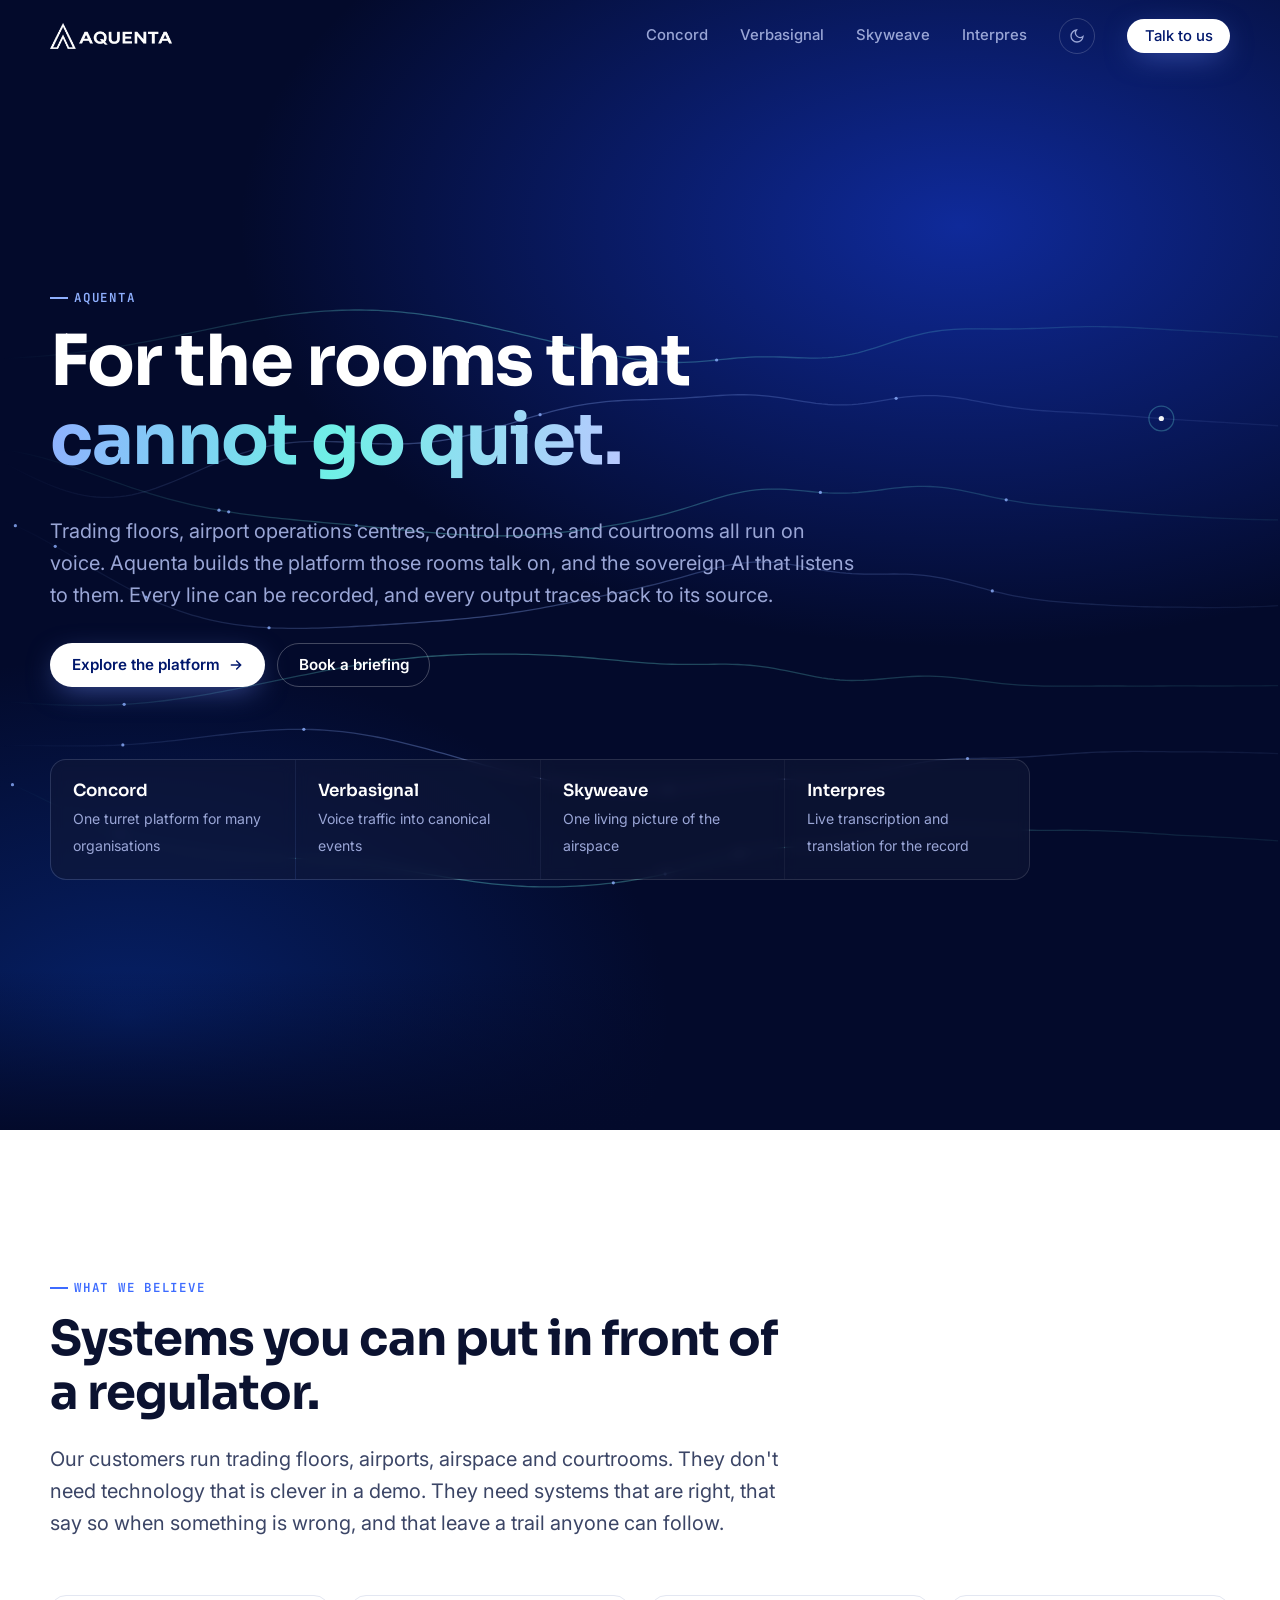
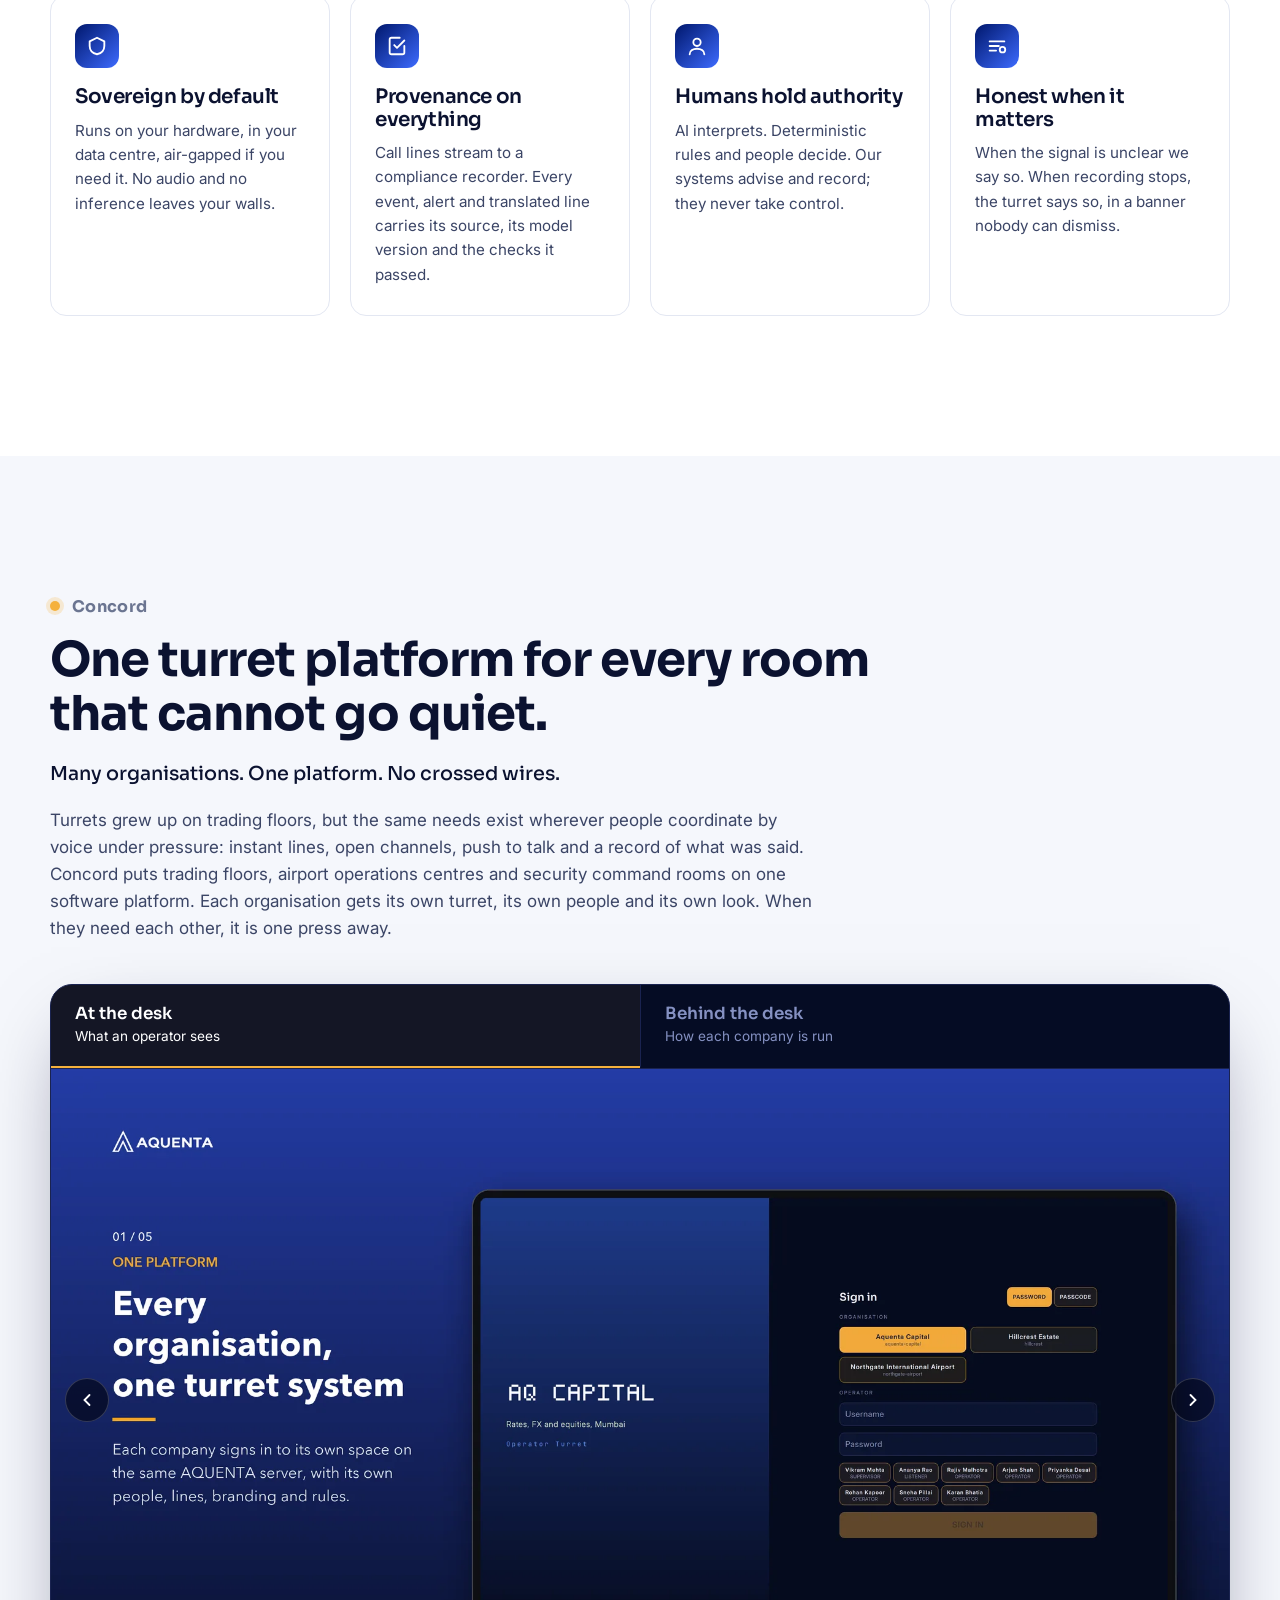
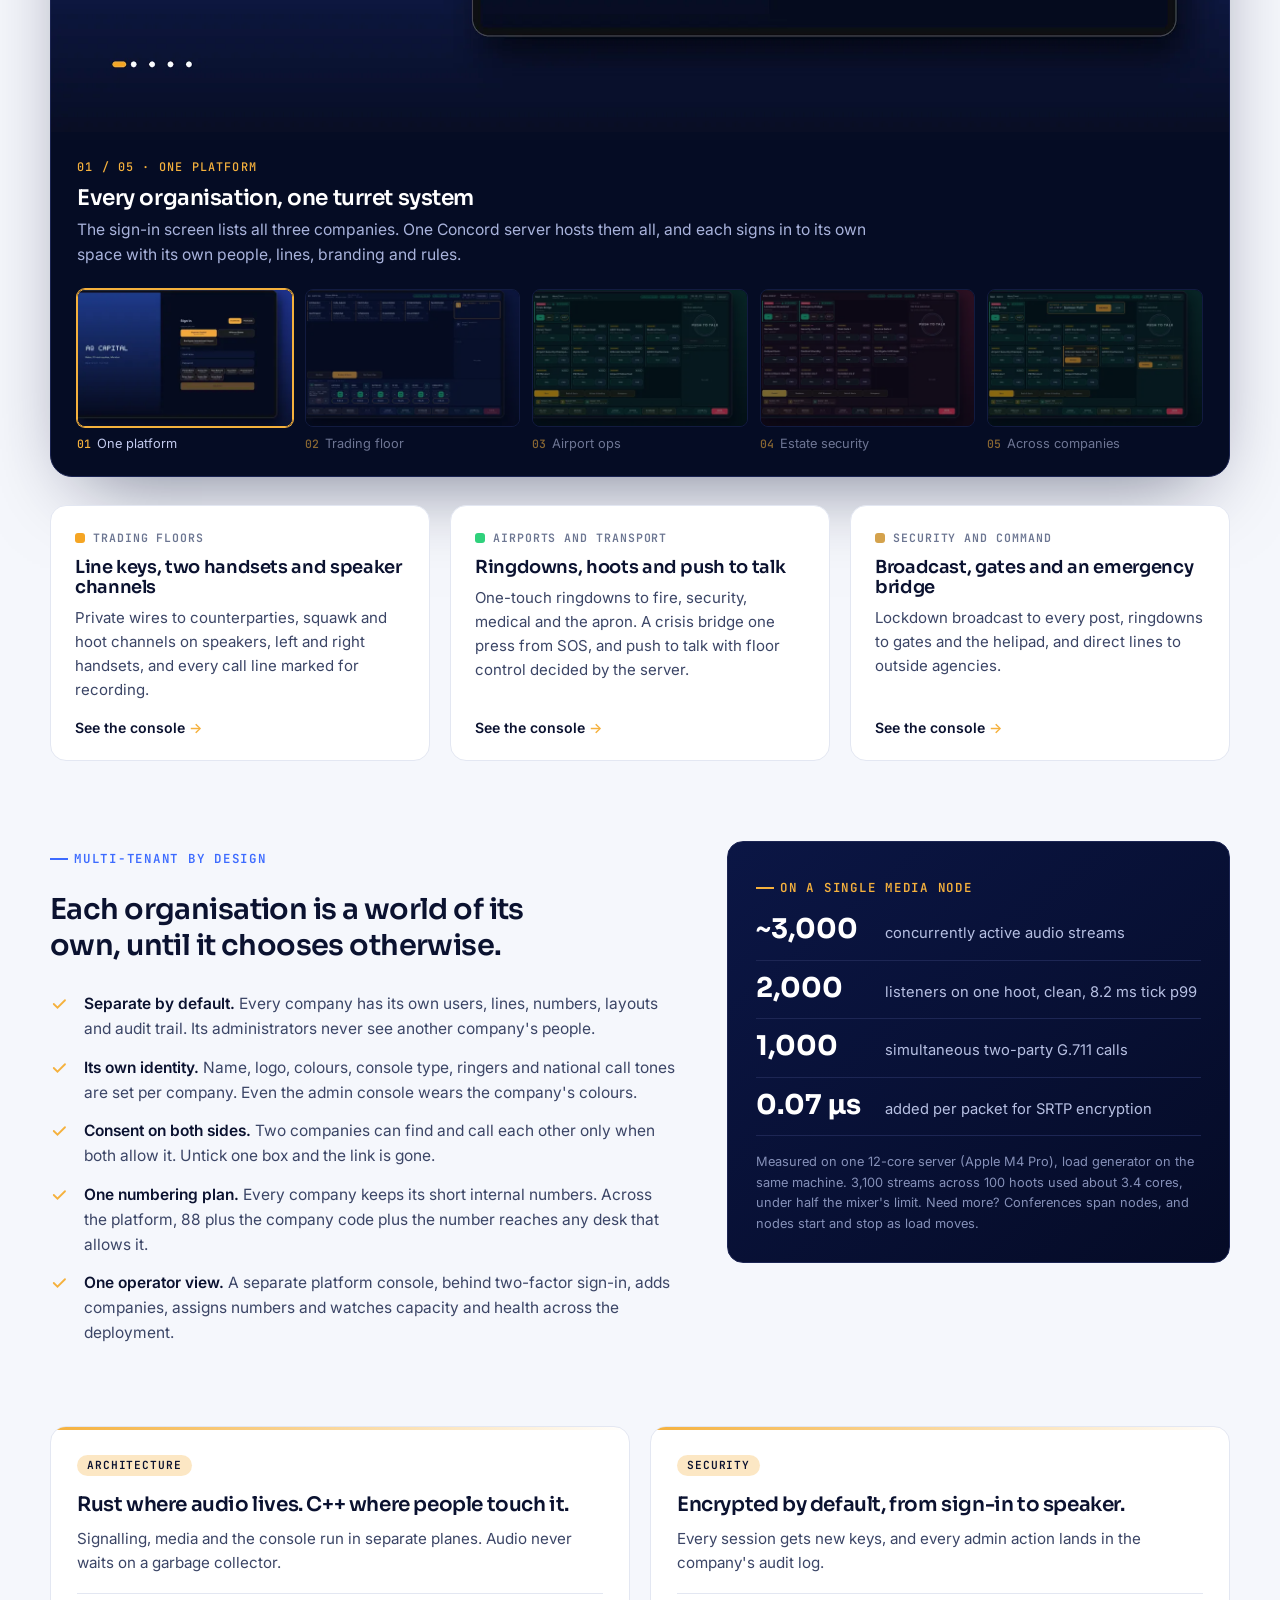
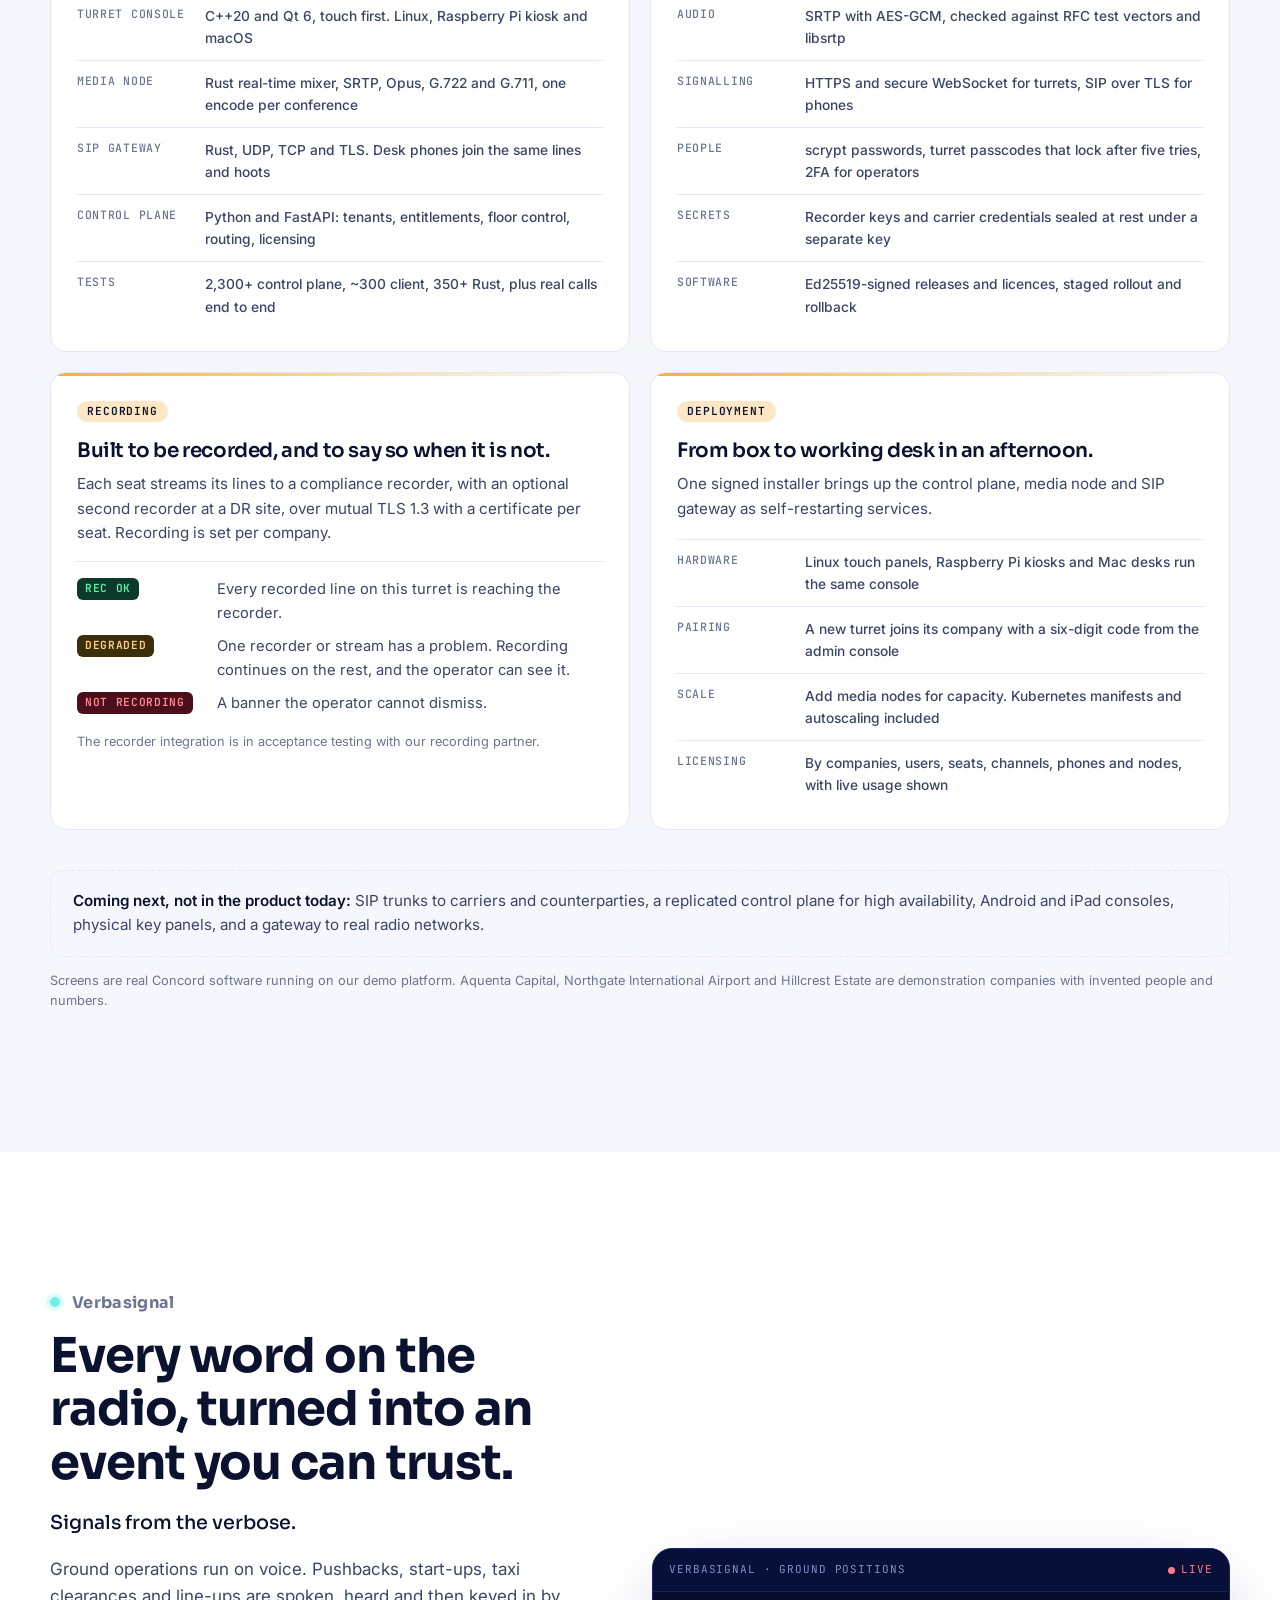
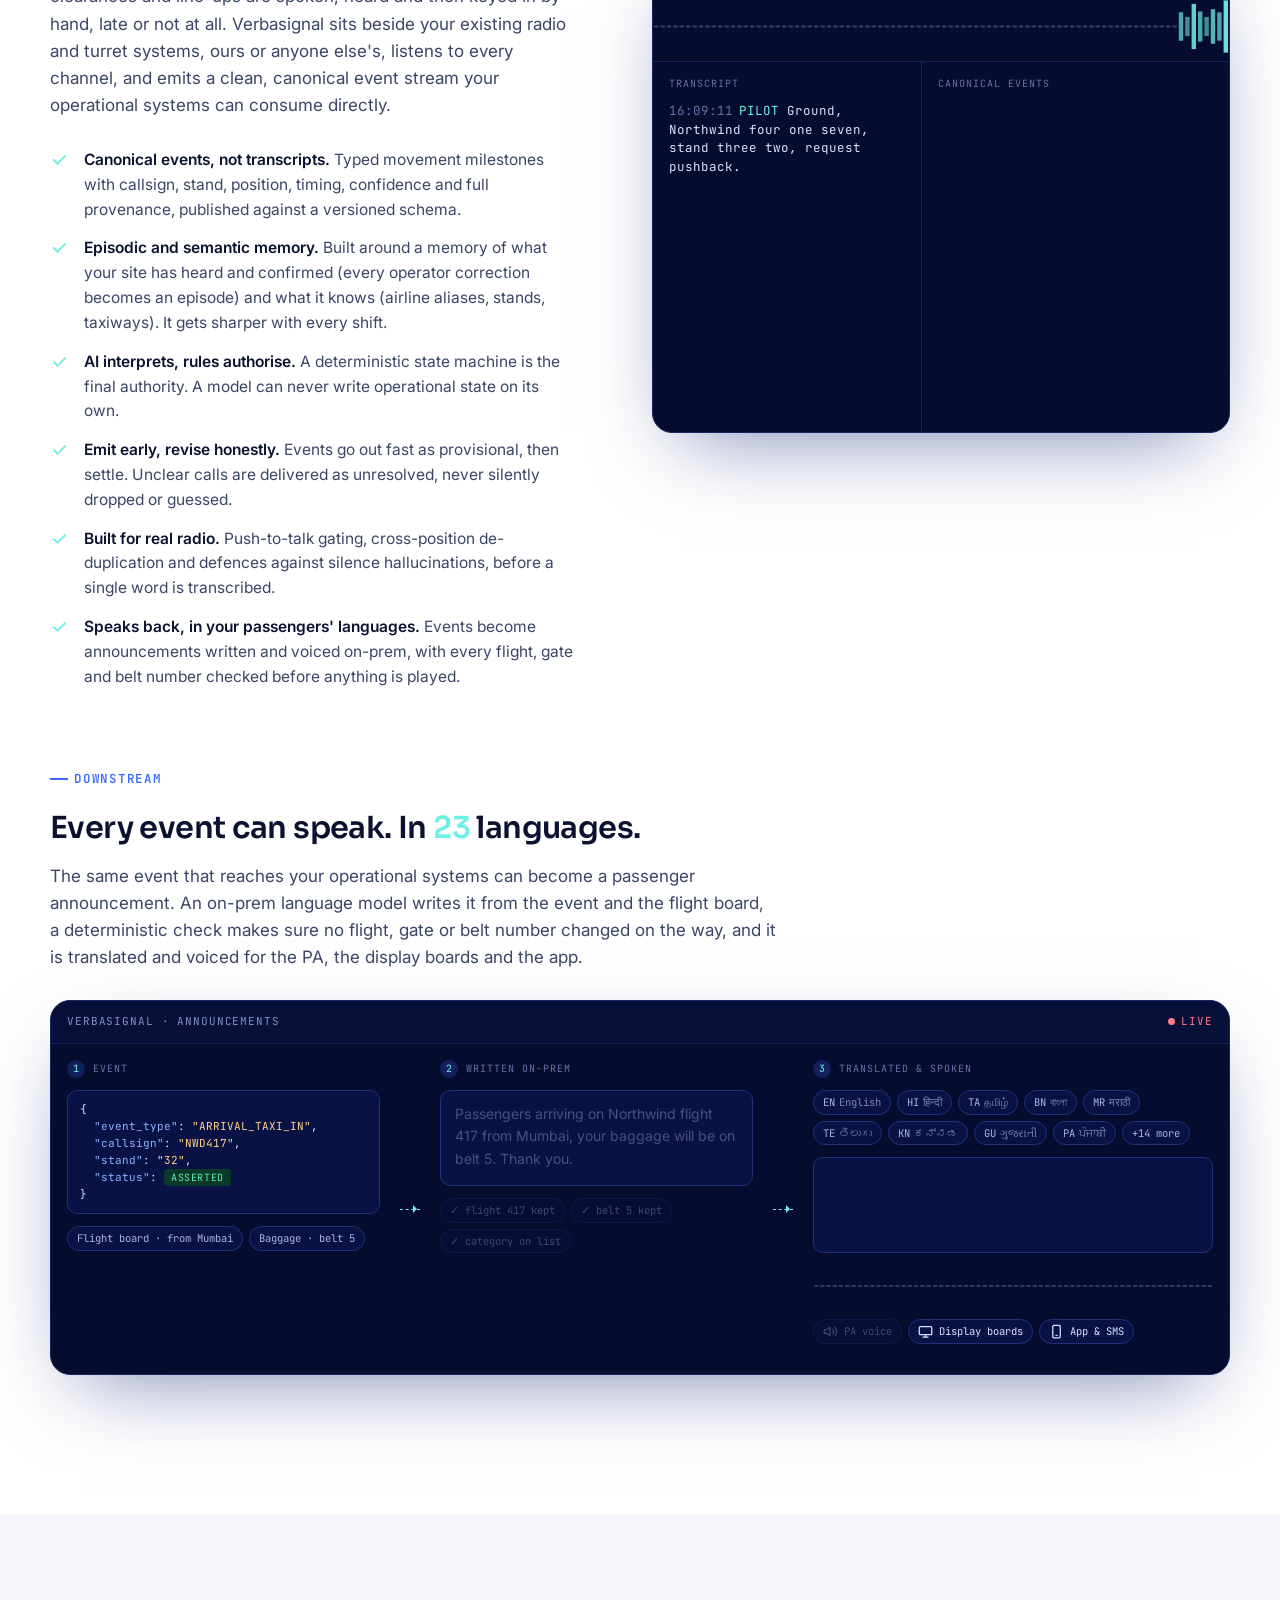
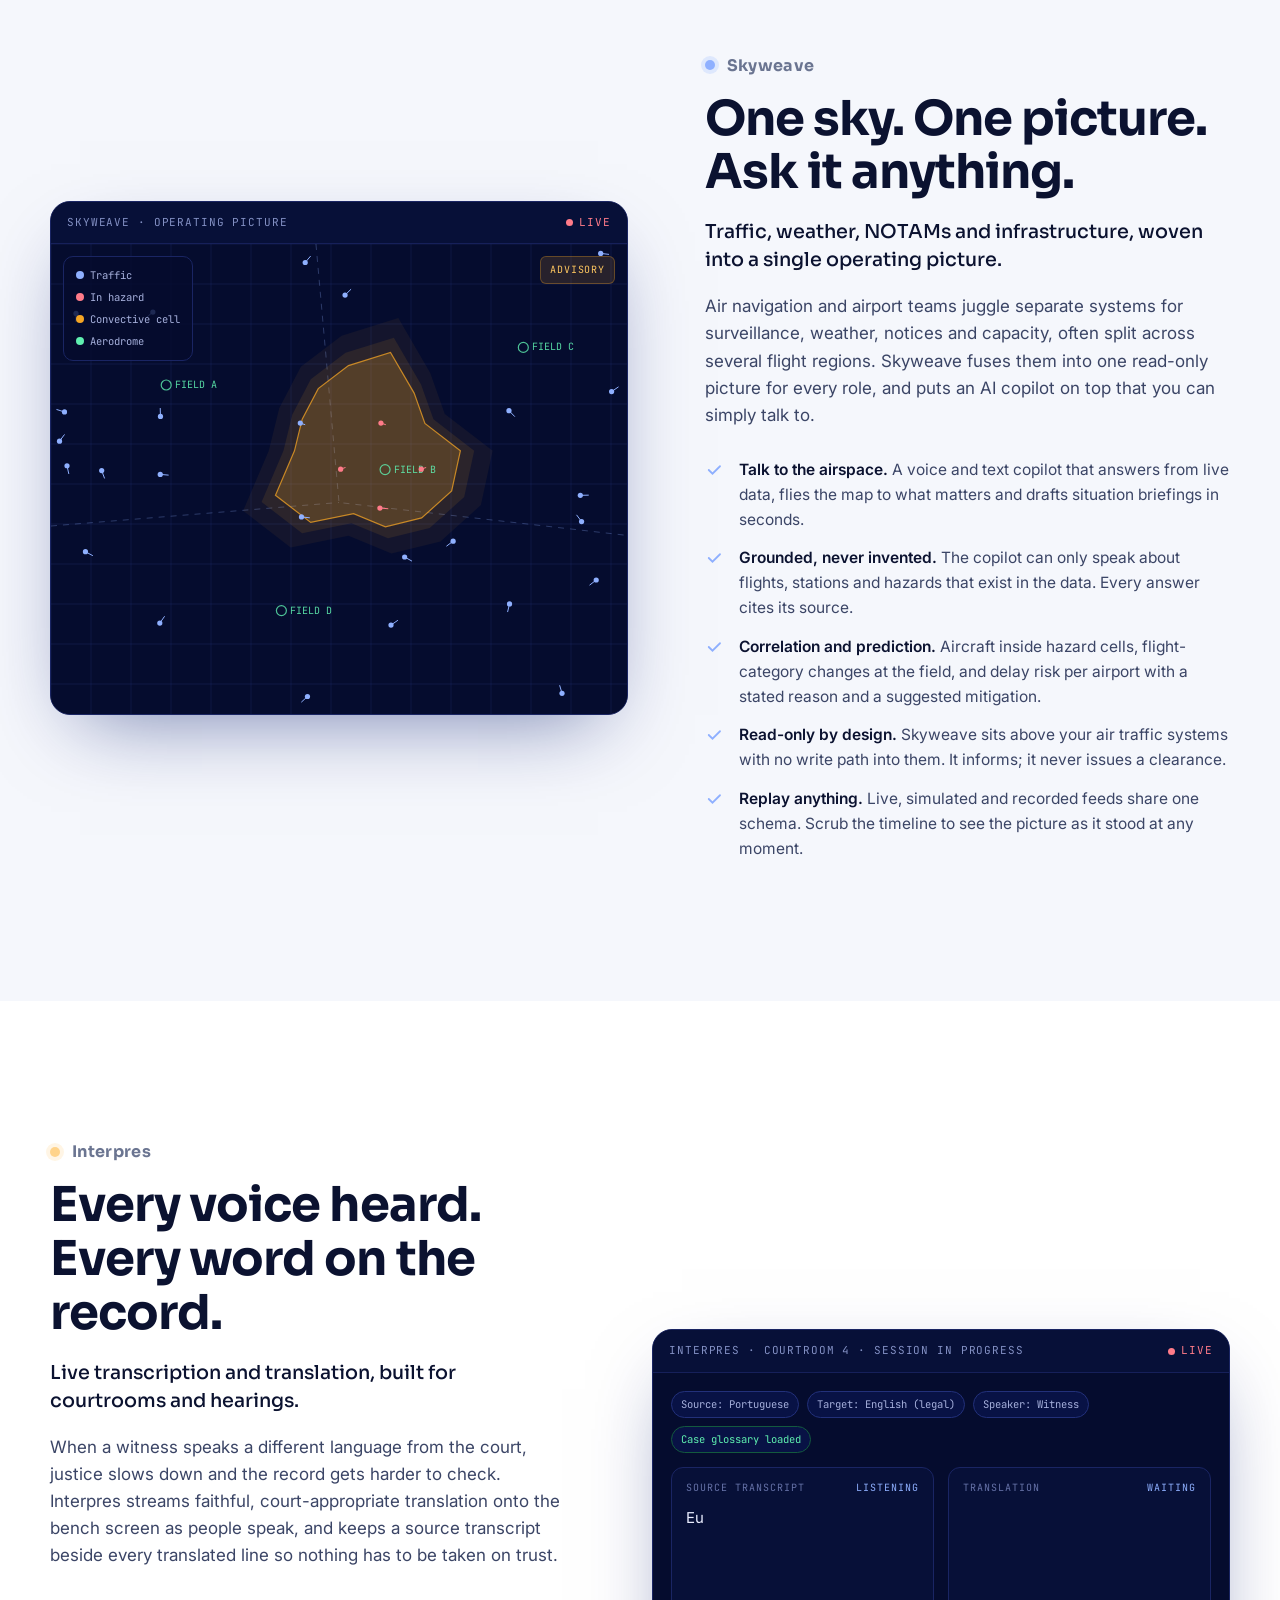
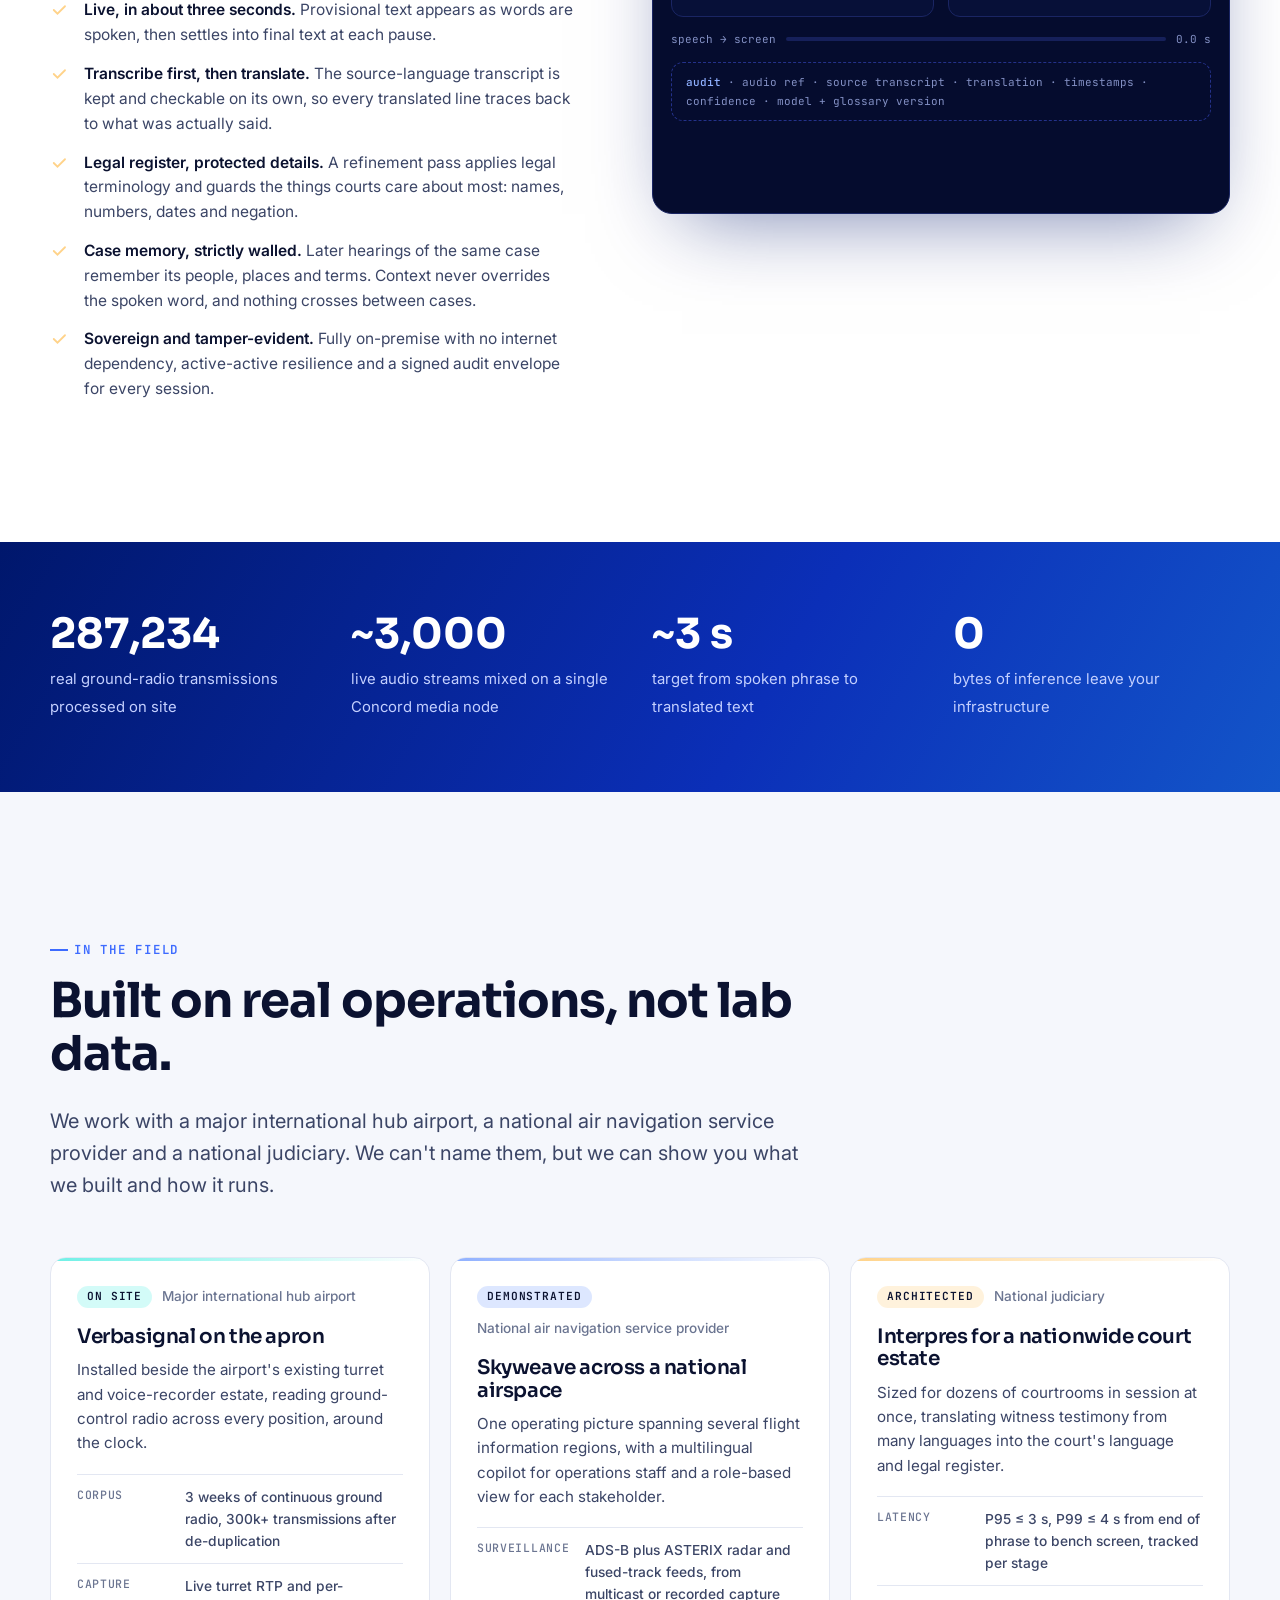
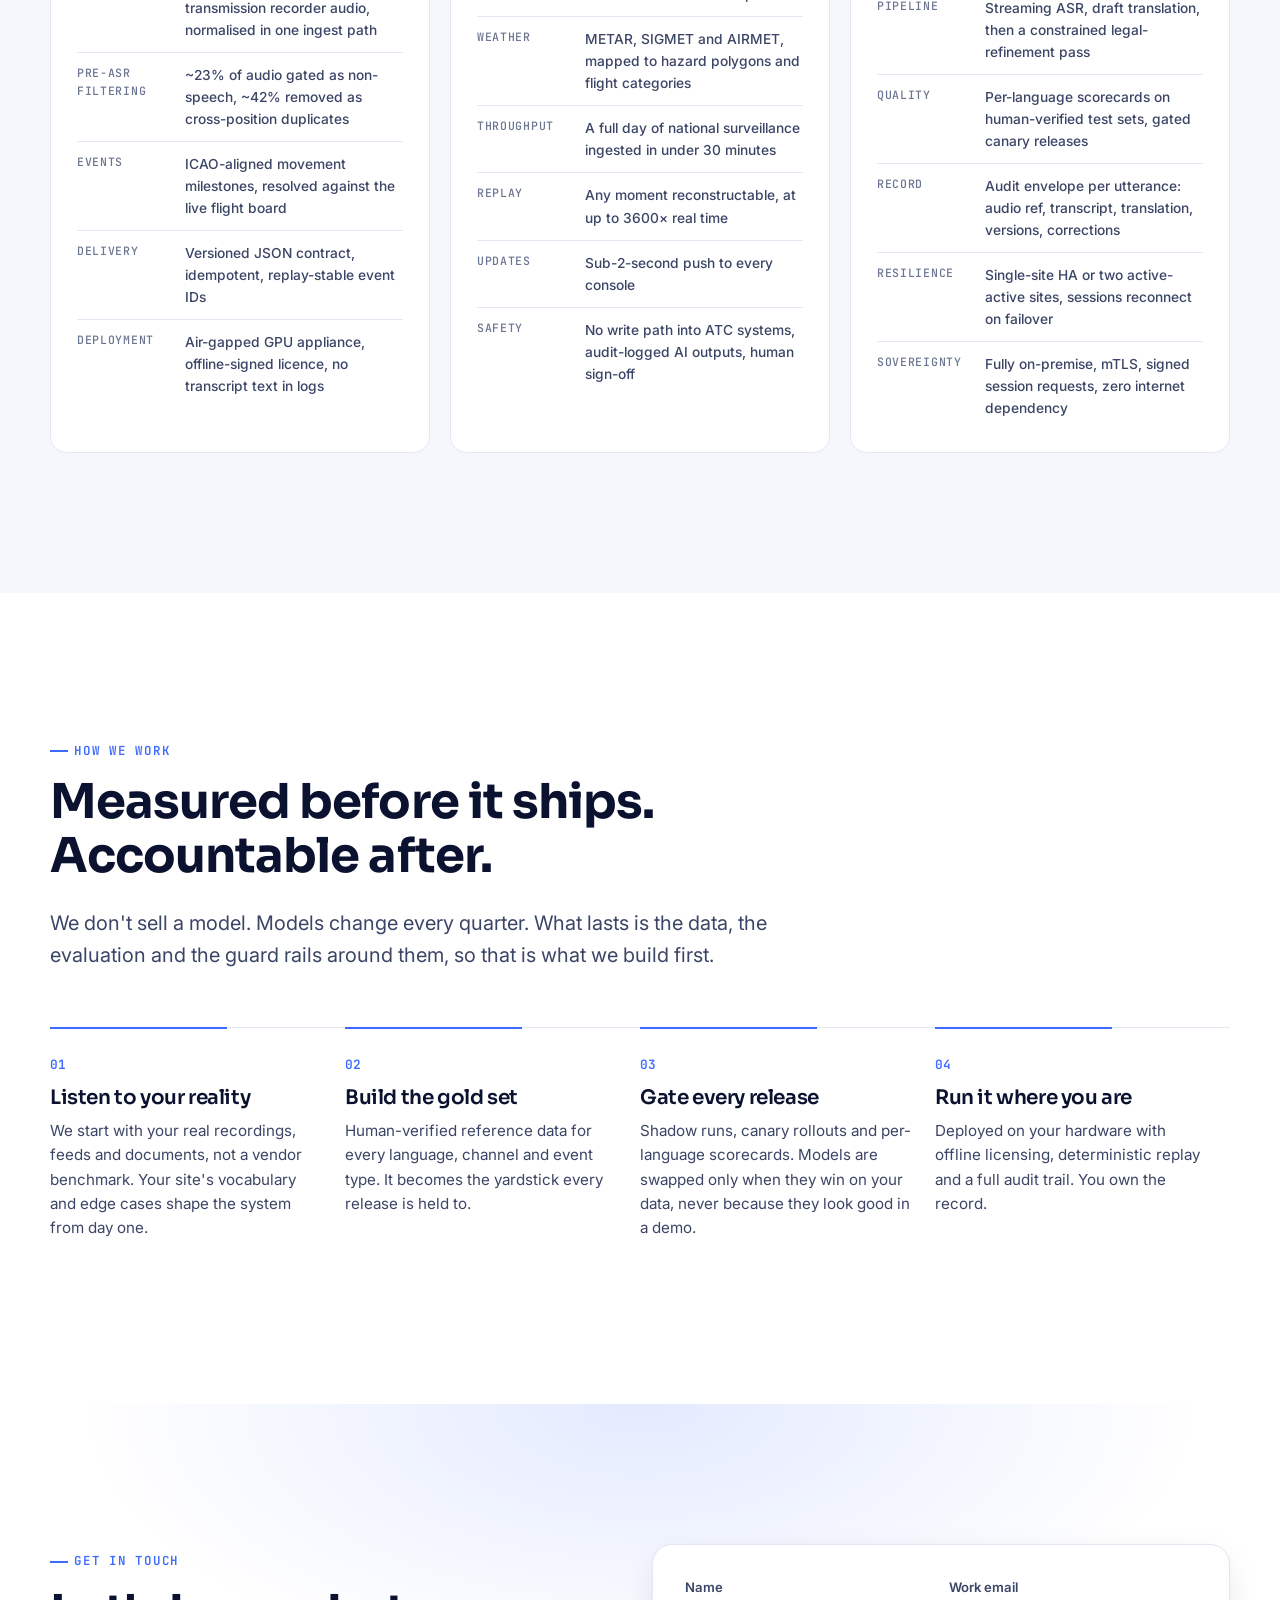
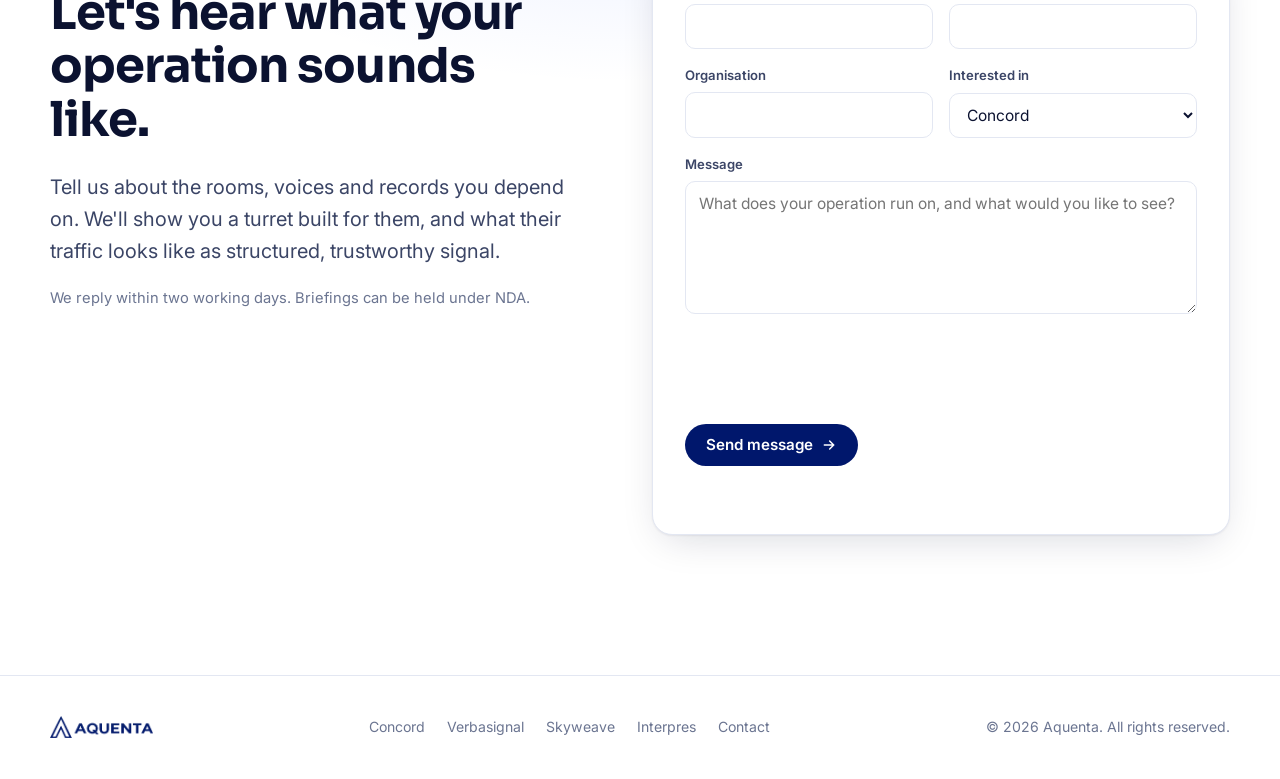
<file: index.html>
<!doctype html>
<html lang="en">
<head>
  <meta charset="utf-8">
  <meta name="viewport" content="width=device-width, initial-scale=1">
  <title>Aquenta | Voice platforms and accountable AI for high-stakes operations</title>
  <meta name="description" content="Aquenta builds for the rooms that run on voice: Concord, a multi-tenant turret platform for trading floors, airports and security command, plus sovereign, auditable AI for radio events, airspace awareness and live courtroom translation.">
  <meta name="theme-color" content="#030a2b">
  <meta property="og:title" content="Aquenta | Voice platforms and accountable AI for high-stakes operations">
  <meta property="og:description" content="The turret those rooms talk on, and the sovereign AI that listens to them.">
  <meta property="og:type" content="website">
  <meta property="og:image" content="https://aquenta.ai/assets/img/concord/turret-05-cross-company-call.webp">
  <link rel="icon" type="image/png" sizes="32x32" href="assets/img/favicon-32.png">
  <link rel="apple-touch-icon" href="assets/img/favicon-180.png">
  <link rel="preconnect" href="https://fonts.googleapis.com">
  <link rel="preconnect" href="https://fonts.gstatic.com" crossorigin>
  <link href="https://fonts.googleapis.com/css2?family=Inter:wght@400;500;600&family=JetBrains+Mono:wght@400;500;600&family=Sora:wght@500;600;700&display=swap" rel="stylesheet">
  <link rel="stylesheet" href="assets/css/style.css">
  <script>
    try { const t = localStorage.getItem("aq-theme"); if (t) document.documentElement.dataset.theme = t; } catch (e) {}
  </script>
</head>
<body>

<header class="nav" id="nav">
  <div class="wrap nav-inner">
    <a class="nav-logo" href="#top" aria-label="Aquenta home"><img src="assets/img/aquenta-logo-white.png" alt="Aquenta" width="122" height="26"></a>
    <button class="nav-toggle" id="navToggle" aria-label="Open menu" aria-expanded="false">
      <svg width="24" height="24" viewBox="0 0 24 24" fill="none" stroke="currentColor" stroke-width="2" stroke-linecap="round"><path d="M4 7h16M4 12h16M4 17h16"/></svg>
    </button>
    <nav class="nav-links" id="navLinks">
      <a href="#concord">Concord</a>
      <a href="#verbasignal">Verbasignal</a>
      <a href="#skyweave">Skyweave</a>
      <a href="#interpres">Interpres</a>
      <button class="theme-toggle" id="themeToggle" aria-label="Toggle colour theme">
        <svg width="16" height="16" viewBox="0 0 24 24" fill="none" stroke="currentColor" stroke-width="2" stroke-linecap="round"><path d="M21 12.8A9 9 0 1 1 11.2 3a7 7 0 0 0 9.8 9.8z"/></svg>
      </button>
      <a class="btn btn-primary" href="#contact">Talk to us</a>
    </nav>
  </div>
</header>

<main id="top">

<section class="hero">
  <canvas id="heroCanvas" aria-hidden="true"></canvas>
  <div class="wrap">
    <div class="hero-content">
      <div class="eyebrow">Aquenta</div>
      <h1>For the rooms that<br><span class="grad">cannot go quiet.</span></h1>
      <p class="lede">Trading floors, airport operations centres, control rooms and courtrooms all run on voice. Aquenta builds the platform those rooms talk on, and the sovereign AI that listens to them. Every line can be recorded, and every output traces back to its source.</p>
      <div class="hero-ctas">
        <a class="btn btn-primary" href="#products">Explore the platform
          <svg width="16" height="16" viewBox="0 0 24 24" fill="none" stroke="currentColor" stroke-width="2.2" stroke-linecap="round"><path d="M5 12h14M13 6l6 6-6 6"/></svg>
        </a>
        <a class="btn btn-ghost" href="#contact">Book a briefing</a>
      </div>
      <div class="hero-strip" id="products">
        <a href="#concord"><b>Concord</b><span>One turret platform for many organisations</span></a>
        <a href="#verbasignal"><b>Verbasignal</b><span>Voice traffic into canonical events</span></a>
        <a href="#skyweave"><b>Skyweave</b><span>One living picture of the airspace</span></a>
        <a href="#interpres"><b>Interpres</b><span>Live transcription and translation for the record</span></a>
      </div>
    </div>
  </div>
</section>

<section id="principles">
  <div class="wrap">
    <div class="section-head reveal">
      <div class="eyebrow">What we believe</div>
      <h2>Systems you can put in front of a regulator.</h2>
      <p class="lede">Our customers run trading floors, airports, airspace and courtrooms. They don't need technology that is clever in a demo. They need systems that are right, that say so when something is wrong, and that leave a trail anyone can follow.</p>
    </div>
    <div class="principles">
      <div class="principle reveal">
        <div class="icon"><svg width="22" height="22" viewBox="0 0 24 24" fill="none" stroke="currentColor" stroke-width="2" stroke-linecap="round" stroke-linejoin="round"><path d="M12 3l8 4v5c0 5-3.5 8-8 9-4.5-1-8-4-8-9V7z"/></svg></div>
        <h3>Sovereign by default</h3>
        <p>Runs on your hardware, in your data centre, air-gapped if you need it. No audio and no inference leaves your walls.</p>
      </div>
      <div class="principle reveal d1">
        <div class="icon"><svg width="22" height="22" viewBox="0 0 24 24" fill="none" stroke="currentColor" stroke-width="2" stroke-linecap="round" stroke-linejoin="round"><path d="M9 11l3 3 8-8"/><path d="M20 12v7a2 2 0 0 1-2 2H6a2 2 0 0 1-2-2V5a2 2 0 0 1 2-2h9"/></svg></div>
        <h3>Provenance on everything</h3>
        <p>Call lines stream to a compliance recorder. Every event, alert and translated line carries its source, its model version and the checks it passed.</p>
      </div>
      <div class="principle reveal d2">
        <div class="icon"><svg width="22" height="22" viewBox="0 0 24 24" fill="none" stroke="currentColor" stroke-width="2" stroke-linecap="round" stroke-linejoin="round"><circle cx="12" cy="8" r="4"/><path d="M4 21c0-4 4-6 8-6s8 2 8 6"/></svg></div>
        <h3>Humans hold authority</h3>
        <p>AI interprets. Deterministic rules and people decide. Our systems advise and record; they never take control.</p>
      </div>
      <div class="principle reveal d3">
        <div class="icon"><svg width="22" height="22" viewBox="0 0 24 24" fill="none" stroke="currentColor" stroke-width="2" stroke-linecap="round" stroke-linejoin="round"><path d="M4 7h16M4 12h10M4 17h7"/><circle cx="18" cy="16" r="3"/></svg></div>
        <h3>Honest when it matters</h3>
        <p>When the signal is unclear we say so. When recording stops, the turret says so, in a banner nobody can dismiss.</p>
      </div>
    </div>
  </div>
</section>

<!-- Concord -->
<section id="concord" class="product concord section-alt" style="--c:#f5b13d">
  <div class="wrap">
    <div class="section-head reveal">
      <div class="product-name"><span class="dot"></span>Concord</div>
      <h2>One turret platform for every room that cannot go quiet.</h2>
      <p class="tagline">Many organisations. One platform. No crossed wires.</p>
      <p>Turrets grew up on trading floors, but the same needs exist wherever people coordinate by voice under pressure: instant lines, open channels, push to talk and a record of what was said. Concord puts trading floors, airport operations centres and security command rooms on one software platform. Each organisation gets its own turret, its own people and its own look. When they need each other, it is one press away.</p>
    </div>

    <div class="story reveal" id="story">
      <div class="story-tabs" role="tablist" aria-label="Choose a story">
        <button role="tab" aria-selected="true" data-track="turret"><b>At the desk</b><span>What an operator sees</span></button>
        <button role="tab" aria-selected="false" data-track="admin"><b>Behind the desk</b><span>How each company is run</span></button>
      </div>
      <div class="story-stage">
        <button class="story-shot" id="storyOpen" aria-label="View this screen full size">
          <img id="storyImg" src="assets/img/concord/turret-01-one-platform-sign-in.webp" width="1920" height="1080" alt="Concord turret sign-in screen listing three organisations on one server">
        </button>
        <button class="story-nav prev" id="storyPrev" aria-label="Previous screen"><svg width="20" height="20" viewBox="0 0 24 24" fill="none" stroke="currentColor" stroke-width="2.2" stroke-linecap="round"><path d="M15 6l-6 6 6 6"/></svg></button>
        <button class="story-nav next" id="storyNext" aria-label="Next screen"><svg width="20" height="20" viewBox="0 0 24 24" fill="none" stroke="currentColor" stroke-width="2.2" stroke-linecap="round"><path d="M9 6l6 6-6 6"/></svg></button>
      </div>
      <div class="story-caption" aria-live="polite">
        <span class="story-n" id="storyN">01 / 05 · One platform</span>
        <h3 id="storyTitle">Every organisation, one turret system</h3>
        <p id="storyText">The sign-in screen lists all three companies. One Concord server hosts them all, and each signs in to its own space with its own people, lines, branding and rules.</p>
      </div>
      <ol class="story-rail" id="storyRail" aria-label="Screens in this story"></ol>
    </div>

    <div class="rooms">
      <button class="room reveal" data-goto="turret:1" style="--r:#f5a524">
        <span class="room-tag">Trading floors</span>
        <h3>Line keys, two handsets and speaker channels</h3>
        <p>Private wires to counterparties, squawk and hoot channels on speakers, left and right handsets, and every call line marked for recording.</p>
        <span class="room-link">See the console</span>
      </button>
      <button class="room reveal d1" data-goto="turret:2" style="--r:#2fd17c">
        <span class="room-tag">Airports and transport</span>
        <h3>Ringdowns, hoots and push to talk</h3>
        <p>One-touch ringdowns to fire, security, medical and the apron. A crisis bridge one press from SOS, and push to talk with floor control decided by the server.</p>
        <span class="room-link">See the console</span>
      </button>
      <button class="room reveal d2" data-goto="turret:3" style="--r:#d4a24c">
        <span class="room-tag">Security and command</span>
        <h3>Broadcast, gates and an emergency bridge</h3>
        <p>Lockdown broadcast to every post, ringdowns to gates and the helipad, and direct lines to outside agencies.</p>
        <span class="room-link">See the console</span>
      </button>
    </div>

    <div class="tenancy">
      <div class="reveal">
        <div class="eyebrow">Multi-tenant by design</div>
        <h3 class="sub-h">Each organisation is a world of its own, until it chooses otherwise.</h3>
        <ul class="features">
          <li><svg width="18" height="18" viewBox="0 0 24 24" fill="none" stroke="currentColor" stroke-width="2.4" stroke-linecap="round"><path d="M5 12l5 5L20 7"/></svg><span><b>Separate by default.</b> Every company has its own users, lines, numbers, layouts and audit trail. Its administrators never see another company's people.</span></li>
          <li><svg width="18" height="18" viewBox="0 0 24 24" fill="none" stroke="currentColor" stroke-width="2.4" stroke-linecap="round"><path d="M5 12l5 5L20 7"/></svg><span><b>Its own identity.</b> Name, logo, colours, console type, ringers and national call tones are set per company. Even the admin console wears the company's colours.</span></li>
          <li><svg width="18" height="18" viewBox="0 0 24 24" fill="none" stroke="currentColor" stroke-width="2.4" stroke-linecap="round"><path d="M5 12l5 5L20 7"/></svg><span><b>Consent on both sides.</b> Two companies can find and call each other only when both allow it. Untick one box and the link is gone.</span></li>
          <li><svg width="18" height="18" viewBox="0 0 24 24" fill="none" stroke="currentColor" stroke-width="2.4" stroke-linecap="round"><path d="M5 12l5 5L20 7"/></svg><span><b>One numbering plan.</b> Every company keeps its short internal numbers. Across the platform, 88 plus the company code plus the number reaches any desk that allows it.</span></li>
          <li><svg width="18" height="18" viewBox="0 0 24 24" fill="none" stroke="currentColor" stroke-width="2.4" stroke-linecap="round"><path d="M5 12l5 5L20 7"/></svg><span><b>One operator view.</b> A separate platform console, behind two-factor sign-in, adds companies, assigns numbers and watches capacity and health across the deployment.</span></li>
        </ul>
      </div>
      <div class="figures reveal d1">
        <div class="eyebrow">On a single media node</div>
        <div class="fig"><b>~3,000</b><span>concurrently active audio streams</span></div>
        <div class="fig"><b>2,000</b><span>listeners on one hoot, clean, 8.2 ms tick p99</span></div>
        <div class="fig"><b>1,000</b><span>simultaneous two-party G.711 calls</span></div>
        <div class="fig"><b>0.07 µs</b><span>added per packet for SRTP encryption</span></div>
        <p class="fig-note">Measured on one 12-core server (Apple M4 Pro), load generator on the same machine. 3,100 streams across 100 hoots used about 3.4 cores, under half the mixer's limit. Need more? Conferences span nodes, and nodes start and stop as load moves.</p>
      </div>
    </div>

    <div class="hood">
      <article class="field reveal">
        <div class="field-top"><span class="pill">Architecture</span></div>
        <h3>Rust where audio lives. C++ where people touch it.</h3>
        <p>Signalling, media and the console run in separate planes. Audio never waits on a garbage collector.</p>
        <ul class="spec">
          <li><span>Turret console</span><b>C++20 and Qt 6, touch first. Linux, Raspberry Pi kiosk and macOS</b></li>
          <li><span>Media node</span><b>Rust real-time mixer, SRTP, Opus, G.722 and G.711, one encode per conference</b></li>
          <li><span>SIP gateway</span><b>Rust, UDP, TCP and TLS. Desk phones join the same lines and hoots</b></li>
          <li><span>Control plane</span><b>Python and FastAPI: tenants, entitlements, floor control, routing, licensing</b></li>
          <li><span>Tests</span><b>2,300+ control plane, ~300 client, 350+ Rust, plus real calls end to end</b></li>
        </ul>
      </article>
      <article class="field reveal d1">
        <div class="field-top"><span class="pill">Security</span></div>
        <h3>Encrypted by default, from sign-in to speaker.</h3>
        <p>Every session gets new keys, and every admin action lands in the company's audit log.</p>
        <ul class="spec">
          <li><span>Audio</span><b>SRTP with AES-GCM, checked against RFC test vectors and libsrtp</b></li>
          <li><span>Signalling</span><b>HTTPS and secure WebSocket for turrets, SIP over TLS for phones</b></li>
          <li><span>People</span><b>scrypt passwords, turret passcodes that lock after five tries, 2FA for operators</b></li>
          <li><span>Secrets</span><b>Recorder keys and carrier credentials sealed at rest under a separate key</b></li>
          <li><span>Software</span><b>Ed25519-signed releases and licences, staged rollout and rollback</b></li>
        </ul>
      </article>
      <article class="field reveal">
        <div class="field-top"><span class="pill">Recording</span></div>
        <h3>Built to be recorded, and to say so when it is not.</h3>
        <p>Each seat streams its lines to a compliance recorder, with an optional second recorder at a DR site, over mutual TLS 1.3 with a certificate per seat. Recording is set per company.</p>
        <div class="rec">
          <div><span class="rec-chip ok">REC OK</span><span>Every recorded line on this turret is reaching the recorder.</span></div>
          <div><span class="rec-chip warn">DEGRADED</span><span>One recorder or stream has a problem. Recording continues on the rest, and the operator can see it.</span></div>
          <div><span class="rec-chip bad">NOT RECORDING</span><span>A banner the operator cannot dismiss.</span></div>
        </div>
        <p class="fig-note">The recorder integration is in acceptance testing with our recording partner.</p>
      </article>
      <article class="field reveal d1">
        <div class="field-top"><span class="pill">Deployment</span></div>
        <h3>From box to working desk in an afternoon.</h3>
        <p>One signed installer brings up the control plane, media node and SIP gateway as self-restarting services.</p>
        <ul class="spec">
          <li><span>Hardware</span><b>Linux touch panels, Raspberry Pi kiosks and Mac desks run the same console</b></li>
          <li><span>Pairing</span><b>A new turret joins its company with a six-digit code from the admin console</b></li>
          <li><span>Scale</span><b>Add media nodes for capacity. Kubernetes manifests and autoscaling included</b></li>
          <li><span>Licensing</span><b>By companies, users, seats, channels, phones and nodes, with live usage shown</b></li>
        </ul>
      </article>
    </div>

    <p class="roadmap reveal"><b>Coming next, not in the product today:</b> SIP trunks to carriers and counterparties, a replicated control plane for high availability, Android and iPad consoles, physical key panels, and a gateway to real radio networks.</p>
    <p class="demo-note">Screens are real Concord software running on our demo platform. Aquenta Capital, Northgate International Airport and Hillcrest Estate are demonstration companies with invented people and numbers.</p>
  </div>
  <dialog class="lightbox" id="lightbox" aria-label="Full-size screen">
    <button class="lightbox-close" id="lightboxClose" aria-label="Close">
      <svg width="22" height="22" viewBox="0 0 24 24" fill="none" stroke="currentColor" stroke-width="2.2" stroke-linecap="round"><path d="M6 6l12 12M18 6L6 18"/></svg>
    </button>
    <img id="lightboxImg" alt="">
  </dialog>
</section>

<!-- Verbasignal -->
<section id="verbasignal" class="product" style="--c:#6ff0e6">
  <div class="wrap product-grid">
    <div class="product-copy reveal">
      <div class="product-name"><span class="dot"></span>Verbasignal</div>
      <h2>Every word on the radio, turned into an event you can trust.</h2>
      <p class="tagline">Signals from the verbose.</p>
      <p>Ground operations run on voice. Pushbacks, start-ups, taxi clearances and line-ups are spoken, heard and then keyed in by hand, late or not at all. Verbasignal sits beside your existing radio and turret systems, ours or anyone else's, listens to every channel, and emits a clean, canonical event stream your operational systems can consume directly.</p>
      <ul class="features">
        <li><svg width="18" height="18" viewBox="0 0 24 24" fill="none" stroke="currentColor" stroke-width="2.4" stroke-linecap="round"><path d="M5 12l5 5L20 7"/></svg><span><b>Canonical events, not transcripts.</b> Typed movement milestones with callsign, stand, position, timing, confidence and full provenance, published against a versioned schema.</span></li>
        <li><svg width="18" height="18" viewBox="0 0 24 24" fill="none" stroke="currentColor" stroke-width="2.4" stroke-linecap="round"><path d="M5 12l5 5L20 7"/></svg><span><b>Episodic and semantic memory.</b> Built around a memory of what your site has heard and confirmed (every operator correction becomes an episode) and what it knows (airline aliases, stands, taxiways). It gets sharper with every shift.</span></li>
        <li><svg width="18" height="18" viewBox="0 0 24 24" fill="none" stroke="currentColor" stroke-width="2.4" stroke-linecap="round"><path d="M5 12l5 5L20 7"/></svg><span><b>AI interprets, rules authorise.</b> A deterministic state machine is the final authority. A model can never write operational state on its own.</span></li>
        <li><svg width="18" height="18" viewBox="0 0 24 24" fill="none" stroke="currentColor" stroke-width="2.4" stroke-linecap="round"><path d="M5 12l5 5L20 7"/></svg><span><b>Emit early, revise honestly.</b> Events go out fast as provisional, then settle. Unclear calls are delivered as unresolved, never silently dropped or guessed.</span></li>
        <li><svg width="18" height="18" viewBox="0 0 24 24" fill="none" stroke="currentColor" stroke-width="2.4" stroke-linecap="round"><path d="M5 12l5 5L20 7"/></svg><span><b>Built for real radio.</b> Push-to-talk gating, cross-position de-duplication and defences against silence hallucinations, before a single word is transcribed.</span></li>
        <li><svg width="18" height="18" viewBox="0 0 24 24" fill="none" stroke="currentColor" stroke-width="2.4" stroke-linecap="round"><path d="M5 12l5 5L20 7"/></svg><span><b>Speaks back, in your passengers' languages.</b> Events become announcements written and voiced on-prem, with every flight, gate and belt number checked before anything is played.</span></li>
      </ul>
    </div>
    <div class="demo reveal d1" aria-label="Animated example: radio transcript becoming structured events">
      <div class="demo-bar"><span>Verbasignal · Ground positions</span><span class="live">Live</span></div>
      <div class="vs-body">
        <canvas class="vs-wave" id="vsWave"></canvas>
        <div class="vs-cols">
          <div>
            <div class="vs-label">Transcript</div>
            <div class="vs-tx" id="vsTx"></div>
          </div>
          <div>
            <div class="vs-label">Canonical events</div>
            <div id="vsEvents"></div>
          </div>
        </div>
      </div>
    </div>
  </div>

  <div class="wrap">
    <div class="va reveal" id="vaDownstream">
      <div class="va-head">
        <div class="eyebrow">Downstream</div>
        <h3>Every event can speak. In <span id="vaCount">23</span> languages.</h3>
        <p>The same event that reaches your operational systems can become a passenger announcement. An on-prem language model writes it from the event and the flight board, a deterministic check makes sure no flight, gate or belt number changed on the way, and it is translated and voiced for the PA, the display boards and the app.</p>
      </div>
      <div class="demo va-demo" aria-label="Animated example: an operational event becoming a spoken announcement in several languages">
        <div class="demo-bar"><span>Verbasignal · Announcements</span><span class="live">Live</span></div>
        <div class="va-flow">
          <div class="va-step">
            <div class="vs-label"><span class="va-n">1</span> Event</div>
            <div class="vs-event show va-json" id="vaEvent"></div>
            <div class="va-ctx">
              <span class="va-chip">Flight board · from Mumbai</span>
              <span class="va-chip">Baggage · belt 5</span>
            </div>
          </div>
          <div class="va-arrow" aria-hidden="true"></div>
          <div class="va-step">
            <div class="vs-label"><span class="va-n">2</span> Written on-prem</div>
            <div class="va-card va-en" id="vaWritten"></div>
            <div class="va-checks" id="vaChecks">
              <span class="va-check">flight 417 kept</span>
              <span class="va-check">belt 5 kept</span>
              <span class="va-check">category on list</span>
            </div>
          </div>
          <div class="va-arrow" aria-hidden="true"></div>
          <div class="va-step">
            <div class="vs-label"><span class="va-n">3</span> Translated &amp; spoken</div>
            <div class="va-langs" id="vaLangs" role="list"></div>
            <div class="va-card va-said" id="vaSaid" aria-live="off"></div>
            <canvas class="va-wave" id="vaWave"></canvas>
            <div class="va-out">
              <span class="va-dest" id="vaPA"><svg width="15" height="15" viewBox="0 0 24 24" fill="none" stroke="currentColor" stroke-width="2" stroke-linecap="round" stroke-linejoin="round"><path d="M11 5L6 9H2v6h4l5 4z"/><path d="M15.5 8.5a5 5 0 010 7M19 5a10 10 0 010 14"/></svg>PA voice</span>
              <span class="va-dest on"><svg width="15" height="15" viewBox="0 0 24 24" fill="none" stroke="currentColor" stroke-width="2" stroke-linecap="round" stroke-linejoin="round"><rect x="2" y="4" width="20" height="13" rx="2"/><path d="M8 21h8M12 17v4"/></svg>Display boards</span>
              <span class="va-dest on"><svg width="15" height="15" viewBox="0 0 24 24" fill="none" stroke="currentColor" stroke-width="2" stroke-linecap="round" stroke-linejoin="round"><rect x="6" y="2" width="12" height="20" rx="2"/><path d="M11 18h2"/></svg>App &amp; SMS</span>
            </div>
          </div>
        </div>
      </div>
    </div>
  </div>
</section>

<!-- Skyweave -->
<section id="skyweave" class="product flip section-alt" style="--c:#8fb0ff">
  <div class="wrap product-grid">
    <div class="product-copy reveal">
      <div class="product-name"><span class="dot"></span>Skyweave</div>
      <h2>One sky. One picture. Ask it anything.</h2>
      <p class="tagline">Traffic, weather, NOTAMs and infrastructure, woven into a single operating picture.</p>
      <p>Air navigation and airport teams juggle separate systems for surveillance, weather, notices and capacity, often split across several flight regions. Skyweave fuses them into one read-only picture for every role, and puts an AI copilot on top that you can simply talk to.</p>
      <ul class="features">
        <li><svg width="18" height="18" viewBox="0 0 24 24" fill="none" stroke="currentColor" stroke-width="2.4" stroke-linecap="round"><path d="M5 12l5 5L20 7"/></svg><span><b>Talk to the airspace.</b> A voice and text copilot that answers from live data, flies the map to what matters and drafts situation briefings in seconds.</span></li>
        <li><svg width="18" height="18" viewBox="0 0 24 24" fill="none" stroke="currentColor" stroke-width="2.4" stroke-linecap="round"><path d="M5 12l5 5L20 7"/></svg><span><b>Grounded, never invented.</b> The copilot can only speak about flights, stations and hazards that exist in the data. Every answer cites its source.</span></li>
        <li><svg width="18" height="18" viewBox="0 0 24 24" fill="none" stroke="currentColor" stroke-width="2.4" stroke-linecap="round"><path d="M5 12l5 5L20 7"/></svg><span><b>Correlation and prediction.</b> Aircraft inside hazard cells, flight-category changes at the field, and delay risk per airport with a stated reason and a suggested mitigation.</span></li>
        <li><svg width="18" height="18" viewBox="0 0 24 24" fill="none" stroke="currentColor" stroke-width="2.4" stroke-linecap="round"><path d="M5 12l5 5L20 7"/></svg><span><b>Read-only by design.</b> Skyweave sits above your air traffic systems with no write path into them. It informs; it never issues a clearance.</span></li>
        <li><svg width="18" height="18" viewBox="0 0 24 24" fill="none" stroke="currentColor" stroke-width="2.4" stroke-linecap="round"><path d="M5 12l5 5L20 7"/></svg><span><b>Replay anything.</b> Live, simulated and recorded feeds share one schema. Scrub the timeline to see the picture as it stood at any moment.</span></li>
      </ul>
    </div>
    <div class="demo reveal d1" aria-label="Animated example: airspace map with a weather cell and copilot conversation">
      <div class="demo-bar"><span>Skyweave · Operating picture</span><span class="live">Live</span></div>
      <div class="sw-body">
        <canvas id="swMap"></canvas>
        <div class="sw-legend">
          <span><i style="background:#8fb0ff"></i>Traffic</span>
          <span><i style="background:#ff7b89"></i>In hazard</span>
          <span><i style="background:#f5a524"></i>Convective cell</span>
          <span><i style="background:#5ff0b0"></i>Aerodrome</span>
        </div>
        <span class="sw-tag">ADVISORY</span>
        <div class="sw-chat" id="swChat"></div>
      </div>
    </div>
  </div>
</section>

<!-- Interpres -->
<section id="interpres" class="product" style="--c:#ffd38a">
  <div class="wrap product-grid">
    <div class="product-copy reveal">
      <div class="product-name"><span class="dot"></span>Interpres</div>
      <h2>Every voice heard. Every word on the record.</h2>
      <p class="tagline">Live transcription and translation, built for courtrooms and hearings.</p>
      <p>When a witness speaks a different language from the court, justice slows down and the record gets harder to check. Interpres streams faithful, court-appropriate translation onto the bench screen as people speak, and keeps a source transcript beside every translated line so nothing has to be taken on trust.</p>
      <ul class="features">
        <li><svg width="18" height="18" viewBox="0 0 24 24" fill="none" stroke="currentColor" stroke-width="2.4" stroke-linecap="round"><path d="M5 12l5 5L20 7"/></svg><span><b>Live, in about three seconds.</b> Provisional text appears as words are spoken, then settles into final text at each pause.</span></li>
        <li><svg width="18" height="18" viewBox="0 0 24 24" fill="none" stroke="currentColor" stroke-width="2.4" stroke-linecap="round"><path d="M5 12l5 5L20 7"/></svg><span><b>Transcribe first, then translate.</b> The source-language transcript is kept and checkable on its own, so every translated line traces back to what was actually said.</span></li>
        <li><svg width="18" height="18" viewBox="0 0 24 24" fill="none" stroke="currentColor" stroke-width="2.4" stroke-linecap="round"><path d="M5 12l5 5L20 7"/></svg><span><b>Legal register, protected details.</b> A refinement pass applies legal terminology and guards the things courts care about most: names, numbers, dates and negation.</span></li>
        <li><svg width="18" height="18" viewBox="0 0 24 24" fill="none" stroke="currentColor" stroke-width="2.4" stroke-linecap="round"><path d="M5 12l5 5L20 7"/></svg><span><b>Case memory, strictly walled.</b> Later hearings of the same case remember its people, places and terms. Context never overrides the spoken word, and nothing crosses between cases.</span></li>
        <li><svg width="18" height="18" viewBox="0 0 24 24" fill="none" stroke="currentColor" stroke-width="2.4" stroke-linecap="round"><path d="M5 12l5 5L20 7"/></svg><span><b>Sovereign and tamper-evident.</b> Fully on-premise with no internet dependency, active-active resilience and a signed audit envelope for every session.</span></li>
      </ul>
    </div>
    <div class="demo reveal d1" aria-label="Animated example: live courtroom translation">
      <div class="demo-bar"><span>Interpres · Courtroom 4 · Session in progress</span><span class="live">Live</span></div>
      <div class="ip-body">
        <div class="ip-meta">
          <span class="chip" id="ipLang">Source: Portuguese</span>
          <span class="chip">Target: English (legal)</span>
          <span class="chip">Speaker: Witness</span>
          <span class="chip ok">Case glossary loaded</span>
        </div>
        <div class="ip-pair">
          <div class="ip-pane">
            <div class="vs-label"><span>Source transcript</span><span id="ipSrcState">listening</span></div>
            <div class="ip-text" id="ipSrc"></div>
          </div>
          <div class="ip-pane">
            <div class="vs-label"><span>Translation</span><span id="ipTgtState">waiting</span></div>
            <div class="ip-text" id="ipTgt"></div>
          </div>
        </div>
        <div class="ip-latency"><span>speech → screen</span><div class="bar"><span id="ipBar"></span></div><span id="ipMs">0.0 s</span></div>
        <div class="ip-audit" id="ipAudit">
          <b>audit</b> · audio ref · source transcript · translation · timestamps · confidence · model + glossary version
        </div>
      </div>
    </div>
  </div>
</section>

<section class="band" aria-label="Platform commitments">
  <div class="wrap band-grid">
    <div class="reveal"><b data-count="300000" data-suffix="+">300,000+</b><span>real ground-radio transmissions processed on site</span></div>
    <div class="reveal d1"><b>~3,000</b><span>live audio streams mixed on a single Concord media node</span></div>
    <div class="reveal d2"><b>~3 s</b><span>target from spoken phrase to translated text</span></div>
    <div class="reveal d3"><b>0</b><span>bytes of inference leave your infrastructure</span></div>
  </div>
</section>

<section id="field" class="section-alt">
  <div class="wrap">
    <div class="section-head reveal">
      <div class="eyebrow">In the field</div>
      <h2>Built on real operations, not lab data.</h2>
      <p class="lede">We work with a major international hub airport, a national air navigation service provider and a national judiciary. We can't name them, but we can show you what we built and how it runs.</p>
    </div>
    <div class="field-grid">
      <article class="field reveal" style="--c:#6ff0e6">
        <div class="field-top"><span class="pill">On site</span><span class="field-org">Major international hub airport</span></div>
        <h3>Verbasignal on the apron</h3>
        <p>Installed beside the airport's existing turret and voice-recorder estate, reading ground-control radio across every position, around the clock.</p>
        <ul class="spec">
          <li><span>Corpus</span><b>3 weeks of continuous ground radio, 300k+ transmissions after de-duplication</b></li>
          <li><span>Capture</span><b>Live turret RTP and per-transmission recorder audio, normalised in one ingest path</b></li>
          <li><span>Pre-ASR filtering</span><b>~23% of audio gated as non-speech, ~42% removed as cross-position duplicates</b></li>
          <li><span>Events</span><b>ICAO-aligned movement milestones, resolved against the live flight board</b></li>
          <li><span>Delivery</span><b>Versioned JSON contract, idempotent, replay-stable event IDs</b></li>
          <li><span>Deployment</span><b>Air-gapped GPU appliance, offline-signed licence, no transcript text in logs</b></li>
        </ul>
      </article>
      <article class="field reveal d1" style="--c:#8fb0ff">
        <div class="field-top"><span class="pill">Demonstrated</span><span class="field-org">National air navigation service provider</span></div>
        <h3>Skyweave across a national airspace</h3>
        <p>One operating picture spanning several flight information regions, with a multilingual copilot for operations staff and a role-based view for each stakeholder.</p>
        <ul class="spec">
          <li><span>Surveillance</span><b>ADS-B plus ASTERIX radar and fused-track feeds, from multicast or recorded capture</b></li>
          <li><span>Weather</span><b>METAR, SIGMET and AIRMET, mapped to hazard polygons and flight categories</b></li>
          <li><span>Throughput</span><b>A full day of national surveillance ingested in under 30 minutes</b></li>
          <li><span>Replay</span><b>Any moment reconstructable, at up to 3600× real time</b></li>
          <li><span>Updates</span><b>Sub-2-second push to every console</b></li>
          <li><span>Safety</span><b>No write path into ATC systems, audit-logged AI outputs, human sign-off</b></li>
        </ul>
      </article>
      <article class="field reveal d2" style="--c:#ffd38a">
        <div class="field-top"><span class="pill">Architected</span><span class="field-org">National judiciary</span></div>
        <h3>Interpres for a nationwide court estate</h3>
        <p>Sized for dozens of courtrooms in session at once, translating witness testimony from many languages into the court's language and legal register.</p>
        <ul class="spec">
          <li><span>Latency</span><b>P95 ≤ 3 s, P99 ≤ 4 s from end of phrase to bench screen, tracked per stage</b></li>
          <li><span>Pipeline</span><b>Streaming ASR, draft translation, then a constrained legal-refinement pass</b></li>
          <li><span>Quality</span><b>Per-language scorecards on human-verified test sets, gated canary releases</b></li>
          <li><span>Record</span><b>Audit envelope per utterance: audio ref, transcript, translation, versions, corrections</b></li>
          <li><span>Resilience</span><b>Single-site HA or two active-active sites, sessions reconnect on failover</b></li>
          <li><span>Sovereignty</span><b>Fully on-premise, mTLS, signed session requests, zero internet dependency</b></li>
        </ul>
      </article>
    </div>
  </div>
</section>

<section id="approach">
  <div class="wrap">
    <div class="section-head reveal">
      <div class="eyebrow">How we work</div>
      <h2>Measured before it ships. Accountable after.</h2>
      <p class="lede">We don't sell a model. Models change every quarter. What lasts is the data, the evaluation and the guard rails around them, so that is what we build first.</p>
    </div>
    <div class="steps">
      <div class="step reveal"><h3>Listen to your reality</h3><p>We start with your real recordings, feeds and documents, not a vendor benchmark. Your site's vocabulary and edge cases shape the system from day one.</p></div>
      <div class="step reveal d1"><h3>Build the gold set</h3><p>Human-verified reference data for every language, channel and event type. It becomes the yardstick every release is held to.</p></div>
      <div class="step reveal d2"><h3>Gate every release</h3><p>Shadow runs, canary rollouts and per-language scorecards. Models are swapped only when they win on your data, never because they look good in a demo.</p></div>
      <div class="step reveal d3"><h3>Run it where you are</h3><p>Deployed on your hardware with offline licensing, deterministic replay and a full audit trail. You own the record.</p></div>
    </div>
  </div>
</section>

<section id="contact" class="contact">
  <div class="wrap contact-grid">
    <div class="contact-copy reveal">
      <div class="eyebrow">Get in touch</div>
      <h2>Let's hear what your operation sounds like.</h2>
      <p class="lede">Tell us about the rooms, voices and records you depend on. We'll show you a turret built for them, and what their traffic looks like as structured, trustworthy signal.</p>
      <p class="contact-note">We reply within two working days. Briefings can be held under NDA.</p>
    </div>
    <form class="contact-form reveal d1" id="contactForm" novalidate>
      <!-- Web3Forms access key: public by design, it can only deliver mail to the Aquenta inbox. -->
      <input type="hidden" name="access_key" value="363c88d4-940e-4012-abdd-8e64474339c4">
      <input type="hidden" name="subject" value="Aquenta website enquiry">
      <input type="hidden" name="from_name" value="aquenta.ai">
      <input type="checkbox" name="botcheck" class="hp" tabindex="-1" autocomplete="off" aria-hidden="true">
      <div class="row2">
        <label>Name<input name="name" required autocomplete="name" maxlength="120"></label>
        <label>Work email<input name="email" type="email" required autocomplete="email" maxlength="160"></label>
      </div>
      <div class="row2">
        <label>Organisation<input name="organisation" autocomplete="organization" maxlength="160"></label>
        <label>Interested in
          <select name="interest">
            <option>Concord</option>
            <option>Verbasignal</option>
            <option>Skyweave</option>
            <option>Interpres</option>
            <option>Something else</option>
          </select>
        </label>
      </div>
      <label>Message<textarea name="message" rows="5" required maxlength="4000" placeholder="What does your operation run on, and what would you like to see?"></textarea></label>
      <div class="h-captcha" data-captcha="true"></div>
      <button class="btn btn-solid" type="submit">Send message
        <svg width="16" height="16" viewBox="0 0 24 24" fill="none" stroke="currentColor" stroke-width="2.2" stroke-linecap="round"><path d="M5 12h14M13 6l6 6-6 6"/></svg>
      </button>
      <p class="form-status" id="formStatus" role="status" aria-live="polite"></p>
    </form>
  </div>
</section>

</main>

<footer>
  <div class="wrap foot">
    <a href="#top" aria-label="Aquenta home">
      <img class="logo-light" src="assets/img/aquenta-logo.png" alt="Aquenta" width="103" height="22">
      <img class="logo-dark" src="assets/img/aquenta-logo-white.png" alt="Aquenta" width="103" height="22">
    </a>
    <nav>
      <a href="#concord">Concord</a>
      <a href="#verbasignal">Verbasignal</a>
      <a href="#skyweave">Skyweave</a>
      <a href="#interpres">Interpres</a>
      <a href="#contact">Contact</a>
    </nav>
    <span>© <span id="year">2026</span> Aquenta. All rights reserved.</span>
  </div>
</footer>

<script src="https://web3forms.com/client/script.js" async defer></script>
<script src="assets/js/main.js" defer></script>
</body>
</html>
</file>
<file: assets/css/style.css>
/* Aquenta site styles */

:root {
  --navy: #00176c;
  --navy-2: #0a2a9e;
  --ink: #0b1230;
  --ink-2: #3b4566;
  --muted: #6b7591;
  --line: #e3e7f2;
  --bg: #ffffff;
  --bg-2: #f5f7fc;
  --card: #ffffff;
  --accent: #3d6bff;
  --accent-2: #18c6c0;
  --amber: #f5a524;
  --red: #ef4b5c;
  --green: #1fbf7a;
  --hero-bg: #030a2b;
  --hero-ink: #e9edff;
  --hero-muted: #9aa6d6;
  --radius: 16px;
  --shadow: 0 1px 2px rgba(11, 18, 48, .06), 0 12px 40px -12px rgba(11, 18, 48, .18);
  --font-head: "Sora", system-ui, sans-serif;
  --font-body: "Inter", system-ui, sans-serif;
  --font-mono: "JetBrains Mono", ui-monospace, monospace;
  --wrap: 1180px;
  color-scheme: light;
}

@media (prefers-color-scheme: dark) {
  :root:not([data-theme="light"]) {
    --ink: #e9edff;
    --ink-2: #b7c0e3;
    --muted: #8590b8;
    --line: #1d2654;
    --bg: #050b26;
    --bg-2: #08113a;
    --card: #0b1645;
    --accent: #6f8fff;
    --shadow: 0 1px 2px rgba(0, 0, 0, .3), 0 12px 40px -12px rgba(0, 0, 0, .6);
    color-scheme: dark;
  }
}

:root[data-theme="dark"] {
  --ink: #e9edff;
  --ink-2: #b7c0e3;
  --muted: #8590b8;
  --line: #1d2654;
  --bg: #050b26;
  --bg-2: #08113a;
  --card: #0b1645;
  --accent: #6f8fff;
  --shadow: 0 1px 2px rgba(0, 0, 0, .3), 0 12px 40px -12px rgba(0, 0, 0, .6);
  color-scheme: dark;
}

*, *::before, *::after { box-sizing: border-box; }

html { scroll-behavior: smooth; scroll-padding-top: 80px; }

body {
  margin: 0;
  background: var(--bg);
  color: var(--ink);
  font: 400 17px/1.6 var(--font-body);
  -webkit-font-smoothing: antialiased;
  overflow-x: hidden;
}

img, svg, canvas { display: block; max-width: 100%; }

a { color: inherit; }

h1, h2, h3, h4 {
  font-family: var(--font-head);
  line-height: 1.12;
  letter-spacing: -.02em;
  margin: 0 0 .5em;
}

h1 { font-size: clamp(2.4rem, 5.6vw, 4.4rem); font-weight: 700; }
h2 { font-size: clamp(1.9rem, 3.8vw, 3rem); font-weight: 700; }
h3 { font-size: 1.25rem; font-weight: 600; }

p { margin: 0 0 1em; color: var(--ink-2); }

.wrap { width: min(var(--wrap), 100% - 32px); margin-inline: auto; }

.eyebrow {
  display: inline-flex;
  align-items: center;
  gap: .5em;
  font: 600 .78rem/1 var(--font-mono);
  letter-spacing: .14em;
  text-transform: uppercase;
  color: var(--accent);
  margin-bottom: 1.1rem;
}
.eyebrow::before {
  content: "";
  width: 18px;
  height: 2px;
  background: currentColor;
}

.lede { font-size: clamp(1.05rem, 1.6vw, 1.25rem); max-width: 62ch; }

.btn {
  display: inline-flex;
  align-items: center;
  gap: .55em;
  padding: .85em 1.35em;
  border-radius: 999px;
  font: 600 .95rem/1 var(--font-body);
  text-decoration: none;
  border: 1px solid transparent;
  transition: transform .2s ease, background .2s ease, border-color .2s ease, box-shadow .2s ease;
  cursor: pointer;
}
.btn:hover { transform: translateY(-2px); }
.btn-primary { background: #fff; color: var(--navy); box-shadow: 0 8px 30px -8px rgba(111, 143, 255, .6); }
.btn-ghost { border-color: rgba(255, 255, 255, .25); color: #fff; }
.btn-ghost:hover { border-color: rgba(255, 255, 255, .6); }
.btn-solid { background: var(--navy); color: #fff; }
:root[data-theme="dark"] .btn-solid { background: var(--accent); }
@media (prefers-color-scheme: dark) { :root:not([data-theme="light"]) .btn-solid { background: var(--accent); } }

/* Nav */

.nav {
  position: fixed;
  inset: 0 0 auto;
  z-index: 50;
  transition: background .3s ease, border-color .3s ease, backdrop-filter .3s ease;
  border-bottom: 1px solid transparent;
}
.nav.scrolled {
  background: rgba(3, 10, 43, .82);
  backdrop-filter: blur(14px) saturate(1.4);
  -webkit-backdrop-filter: blur(14px) saturate(1.4);
  border-color: rgba(255, 255, 255, .08);
}
.nav-inner {
  display: flex;
  align-items: center;
  justify-content: space-between;
  height: 72px;
}
.nav-logo img { height: 26px; width: auto; }
.nav-links { display: flex; align-items: center; gap: 2rem; }
.nav-links a {
  color: var(--hero-muted);
  text-decoration: none;
  font-size: .93rem;
  font-weight: 500;
  transition: color .2s;
}
.nav-links a:hover { color: #fff; }
.nav-links .btn { padding: .6em 1.1em; color: var(--navy); }
.nav-toggle {
  display: none;
  background: none;
  border: 0;
  color: #fff;
  padding: 8px;
  cursor: pointer;
}
.theme-toggle {
  background: none;
  border: 1px solid rgba(255, 255, 255, .18);
  color: var(--hero-muted);
  width: 36px;
  height: 36px;
  border-radius: 50%;
  display: grid;
  place-items: center;
  cursor: pointer;
  transition: color .2s, border-color .2s;
}
.theme-toggle:hover { color: #fff; border-color: rgba(255, 255, 255, .5); }

@media (max-width: 860px) {
  .nav-toggle { display: block; }
  .nav-links {
    position: absolute;
    top: 72px;
    left: 0;
    right: 0;
    flex-direction: column;
    align-items: flex-start;
    gap: 0;
    padding: 8px 16px 20px;
    background: rgba(3, 10, 43, .97);
    border-bottom: 1px solid rgba(255, 255, 255, .08);
    transform: translateY(-8px);
    opacity: 0;
    pointer-events: none;
    transition: opacity .2s, transform .2s;
  }
  .nav.open .nav-links { opacity: 1; transform: none; pointer-events: auto; }
  .nav.open { background: rgba(3, 10, 43, .97); }
  .nav-links a { padding: 12px 0; width: 100%; font-size: 1.05rem; }
  .nav-links .btn { margin-top: 8px; width: auto; }
}

/* Hero */

.hero {
  position: relative;
  min-height: 100svh;
  display: flex;
  align-items: center;
  background: radial-gradient(1200px 700px at 75% 20%, #0f2a9a 0%, transparent 60%),
              radial-gradient(900px 600px at 10% 90%, #062066 0%, transparent 60%),
              var(--hero-bg);
  color: var(--hero-ink);
  overflow: hidden;
  isolation: isolate;
}
.hero canvas {
  position: absolute;
  inset: 0;
  width: 100%;
  height: 100%;
  z-index: -1;
}
.hero::after {
  content: "";
  position: absolute;
  inset: auto 0 0;
  height: 160px;
  background: linear-gradient(to bottom, transparent, var(--hero-bg));
  z-index: -1;
}
.hero-content { padding: 140px 0 110px; max-width: 980px; }
.hero h1 { color: #fff; }
.hero h1 .grad {
  background: linear-gradient(100deg, #8fb0ff 0%, #6ff0e6 50%, #b9c8ff 100%);
  -webkit-background-clip: text;
  background-clip: text;
  color: transparent;
}
.hero .lede { color: var(--hero-muted); margin-bottom: 2rem; }
.hero .eyebrow { color: #8fb0ff; }
.hero-ctas { display: flex; flex-wrap: wrap; gap: 12px; }

.hero-strip {
  display: grid;
  grid-template-columns: repeat(4, 1fr);
  gap: 1px;
  margin-top: 4.5rem;
  background: rgba(255, 255, 255, .08);
  border: 1px solid rgba(255, 255, 255, .08);
  border-radius: var(--radius);
  overflow: hidden;
}
.hero-strip a {
  display: block;
  padding: 20px 22px;
  background: rgba(3, 10, 43, .55);
  backdrop-filter: blur(6px);
  text-decoration: none;
  transition: background .25s;
}
.hero-strip a:hover { background: rgba(20, 40, 130, .55); }
.hero-strip b { display: block; font: 600 1.05rem var(--font-head); color: #fff; margin-bottom: 4px; }
.hero-strip span { font-size: .88rem; color: var(--hero-muted); }
@media (max-width: 980px) { .hero-strip { grid-template-columns: repeat(2, 1fr); } }
@media (max-width: 560px) { .hero-strip { grid-template-columns: 1fr; } }

/* Sections */

section { padding: clamp(80px, 11vw, 140px) 0; }
.section-alt { background: var(--bg-2); }
.section-head { max-width: 760px; margin-bottom: 3.5rem; }

/* Principles */

.principles {
  display: grid;
  grid-template-columns: repeat(4, 1fr);
  gap: 20px;
}
@media (max-width: 980px) { .principles { grid-template-columns: repeat(2, 1fr); } }
@media (max-width: 560px) { .principles { grid-template-columns: 1fr; } }

.principle {
  position: relative;
  padding: 28px 24px;
  border: 1px solid var(--line);
  border-radius: var(--radius);
  background: var(--card);
  transition: transform .3s ease, box-shadow .3s ease, border-color .3s ease;
}
.principle:hover { transform: translateY(-4px); box-shadow: var(--shadow); border-color: transparent; }
.principle .icon {
  width: 44px;
  height: 44px;
  border-radius: 12px;
  display: grid;
  place-items: center;
  background: linear-gradient(135deg, var(--navy), var(--accent));
  color: #fff;
  margin-bottom: 18px;
}
.principle p { font-size: .95rem; margin: 0; }

/* Product */

.product { position: relative; }
.product-grid {
  display: grid;
  grid-template-columns: 1fr 1.1fr;
  gap: clamp(32px, 6vw, 80px);
  align-items: center;
}
.product.flip .product-grid { grid-template-columns: 1.1fr 1fr; }
.product.flip .product-copy { order: 2; }
@media (max-width: 980px) {
  .product-grid, .product.flip .product-grid { grid-template-columns: 1fr; }
  .product.flip .product-copy { order: 0; }
}

.product-name {
  display: flex;
  align-items: center;
  gap: 12px;
  font: 700 1rem var(--font-head);
  color: var(--muted);
  margin-bottom: 1rem;
  letter-spacing: .02em;
}
.product-name .dot {
  width: 10px;
  height: 10px;
  border-radius: 50%;
  background: var(--c, var(--accent));
  box-shadow: 0 0 0 4px color-mix(in srgb, var(--c, var(--accent)) 22%, transparent);
}
.product h2 { margin-bottom: .4em; }
.tagline { font: 500 1.2rem/1.45 var(--font-head); color: var(--ink); margin-bottom: 1.2rem; }

.features { list-style: none; padding: 0; margin: 1.8rem 0 0; display: grid; gap: 14px; }
.features li {
  display: grid;
  grid-template-columns: 22px 1fr;
  gap: 12px;
  font-size: .97rem;
  color: var(--ink-2);
}
.features li svg { margin-top: 3px; color: var(--c, var(--accent)); }
.features b { color: var(--ink); font-weight: 600; }

/* Demo panels */

.demo {
  position: relative;
  border-radius: 20px;
  background: #050c2e;
  border: 1px solid #1a2563;
  box-shadow: 0 30px 80px -30px rgba(0, 23, 108, .55);
  overflow: hidden;
  color: #dbe2ff;
  font-family: var(--font-mono);
  font-size: 12.5px;
}
.demo-bar {
  display: flex;
  align-items: center;
  justify-content: space-between;
  padding: 12px 16px;
  border-bottom: 1px solid #16205a;
  background: #071038;
  font-size: 11px;
  letter-spacing: .08em;
  text-transform: uppercase;
  color: #8390c4;
}
.demo-bar .live { display: inline-flex; align-items: center; gap: 6px; color: #ff7b89; }
.demo-bar .live::before {
  content: "";
  width: 7px;
  height: 7px;
  border-radius: 50%;
  background: currentColor;
  animation: pulse 1.4s infinite;
}
@keyframes pulse { 50% { opacity: .25; } }

/* Verbasignal demo */

.vs-body { display: grid; grid-template-rows: auto 1fr; min-height: 440px; }
.vs-wave { height: 70px; width: 100%; border-bottom: 1px solid #16205a; }
.vs-cols { display: grid; grid-template-columns: 1fr 1.15fr; min-height: 370px; }
.vs-cols > div { padding: 14px 16px; overflow: hidden; }
.vs-cols > div + div { border-left: 1px solid #16205a; }
.vs-label { font-size: 10px; color: #6672a8; letter-spacing: .1em; text-transform: uppercase; margin-bottom: 10px; }
.vs-tx { display: grid; gap: 10px; }
.vs-line { opacity: 0; transform: translateY(6px); transition: opacity .4s, transform .4s; line-height: 1.5; }
.vs-line.show { opacity: 1; transform: none; }
.vs-line .who { color: #6ff0e6; }
.vs-line .t { color: #6672a8; margin-right: 6px; }
.vs-line.noise { color: #59638f; font-style: italic; }
.vs-event {
  border: 1px solid #22307a;
  border-radius: 10px;
  padding: 10px 12px;
  margin-bottom: 10px;
  background: #081245;
  opacity: 0;
  transform: translateX(10px);
  transition: opacity .4s, transform .4s, border-color .4s;
  white-space: pre;
  line-height: 1.55;
  font-size: 11.5px;
}
.vs-event.show { opacity: 1; transform: none; }
.vs-event .k { color: #8fb0ff; }
.vs-event .s { color: #ffd38a; }
.vs-event .n { color: #6ff0e6; }
.status {
  display: inline-block;
  padding: 1px 7px;
  border-radius: 4px;
  font-size: 10px;
  letter-spacing: .06em;
  transition: background .4s, color .4s;
}
.status.prov { background: #3a2f0a; color: #ffd38a; }
.status.ok { background: #0b3a2a; color: #5ff0b0; }
.status.unres { background: #3a0f1a; color: #ff8a98; }
@media (max-width: 560px) {
  .vs-cols { grid-template-columns: 1fr; }
  .vs-cols > div + div { border-left: 0; border-top: 1px solid #16205a; }
}

/* Verbasignal downstream: announcements */

.va { margin-top: 4.5rem; }
.va-head { max-width: 760px; margin-bottom: 1.8rem; }
.va-head h3 { font: 600 clamp(1.4rem, 2.4vw, 1.9rem)/1.25 var(--font-head); color: var(--ink); margin: .2em 0 .5em; }
.va-head h3 span { color: var(--c, var(--accent)); }
.va-head p { color: var(--ink-2); max-width: 66ch; }
.va-flow {
  display: grid;
  grid-template-columns: 1fr 28px 1fr 28px 1.25fr;
  align-items: stretch;
  min-height: 330px;
}
.va-step { padding: 16px; display: flex; flex-direction: column; gap: 12px; min-width: 0; }
.va-step .vs-label { display: flex; align-items: center; gap: 8px; margin: 0; }
.va-n {
  display: inline-grid; place-items: center;
  width: 18px; height: 18px; border-radius: 50%;
  background: #12205e; color: #6ff0e6; font-size: 10px; letter-spacing: 0;
}
.va-arrow { position: relative; }
.va-arrow::before {
  content: ""; position: absolute; left: 4px; right: 4px; top: 50%;
  border-top: 1px dashed #2a3a8a;
}
.va-arrow::after {
  content: ""; position: absolute; right: 3px; top: calc(50% - 4px);
  border: 4px solid transparent; border-left-color: #6ff0e6;
}
.va-flow.pulse .va-arrow::before { border-top-color: #6ff0e6; transition: border-color .3s; }
.va-json { margin: 0; font-size: 11px; }
.va-ctx, .va-checks, .va-out, .va-langs { display: flex; flex-wrap: wrap; gap: 6px; }
.va-chip, .va-check, .va-dest, .va-lang {
  border: 1px solid #22307a; border-radius: 999px; padding: 3px 9px;
  font-size: 10.5px; color: #a9b4e6; background: #081245; white-space: nowrap;
}
.va-check { opacity: .35; transition: opacity .35s, color .35s, border-color .35s; }
.va-check::before { content: "\2713  "; }
.va-check.ok { opacity: 1; color: #5ff0b0; border-color: #1c6a4c; }
.va-card {
  border: 1px solid #22307a; border-radius: 10px; background: #081245;
  padding: 12px 14px; line-height: 1.6; font: 400 14px/1.6 var(--font-body);
  color: #dbe2ff; min-height: 96px;
}
.va-card .w { opacity: .3; transition: opacity .18s, color .18s; }
.va-card .w.on { opacity: 1; }
.va-card .w.now { color: #6ff0e6; }
.va-said { font-size: 15.5px; }
.va-lang { cursor: default; transition: background .3s, color .3s, border-color .3s; }
.va-lang.on { background: #6ff0e6; color: #04112e; border-color: #6ff0e6; }
.va-lang i { font-style: normal; opacity: .7; margin-left: 4px; }
.va-wave { width: 100%; height: 42px; }
.va-dest { display: inline-flex; align-items: center; gap: 6px; opacity: .35; transition: opacity .3s, color .3s; }
.va-dest.on { opacity: 1; color: #dbe2ff; }
.va-dest#vaPA.on { color: #6ff0e6; border-color: #1f6f6a; }
@media (max-width: 900px) {
  .va-flow { grid-template-columns: 1fr; }
  .va-arrow { height: 22px; }
  .va-arrow::before { left: 50%; right: auto; top: 3px; bottom: 3px; border-top: 0; border-left: 1px dashed #2a3a8a; }
  .va-arrow::after { right: auto; left: calc(50% - 4px); top: auto; bottom: 0; border-left-color: transparent; border-top-color: #6ff0e6; }
}

/* Skyweave demo */

.sw-body { position: relative; height: 470px; }
.sw-body canvas { width: 100%; height: 100%; }
.sw-legend {
  position: absolute;
  top: 12px;
  left: 12px;
  display: grid;
  gap: 5px;
  padding: 10px 12px;
  background: rgba(5, 12, 46, .82);
  border: 1px solid #1a2563;
  border-radius: 10px;
  font-size: 10.5px;
  color: #a6b0dc;
}
.sw-legend i { display: inline-block; width: 8px; height: 8px; border-radius: 50%; margin-right: 6px; }
.sw-chat {
  position: absolute;
  right: 12px;
  bottom: 12px;
  width: min(300px, calc(100% - 24px));
  display: grid;
  gap: 8px;
}
.sw-msg {
  padding: 9px 12px;
  border-radius: 12px;
  font: 400 12.5px/1.45 var(--font-body);
  opacity: 0;
  transform: translateY(6px);
  transition: opacity .35s, transform .35s;
}
.sw-msg.show { opacity: 1; transform: none; }
.sw-msg.user { background: #1d3bd1; color: #fff; justify-self: end; border-bottom-right-radius: 4px; }
.sw-msg.ai { background: rgba(10, 22, 80, .94); border: 1px solid #24318a; color: #dbe2ff; border-bottom-left-radius: 4px; }
.sw-msg.ai b { color: #ffd38a; font-weight: 600; }
.sw-tag {
  position: absolute;
  top: 12px;
  right: 12px;
  padding: 5px 9px;
  border-radius: 6px;
  background: rgba(245, 165, 36, .14);
  color: #ffc760;
  border: 1px solid rgba(245, 165, 36, .3);
  font-size: 10px;
  letter-spacing: .08em;
}

/* Interpres demo */

.ip-body { padding: 18px; min-height: 440px; display: grid; gap: 14px; align-content: start; }
.ip-pair {
  display: grid;
  grid-template-columns: 1fr 1fr;
  gap: 14px;
}
@media (max-width: 560px) { .ip-pair { grid-template-columns: 1fr; } }
.ip-pane {
  border: 1px solid #1a2563;
  border-radius: 12px;
  padding: 12px 14px;
  background: #071038;
  min-height: 150px;
}
.ip-pane .vs-label { display: flex; justify-content: space-between; }
.ip-text { font: 400 15px/1.55 var(--font-body); color: #e9edff; }
.ip-text .prov { color: #7f8bc0; font-style: italic; }
.ip-text .hl { background: rgba(111, 240, 230, .14); color: #6ff0e6; border-radius: 3px; padding: 0 2px; }
.ip-meta { display: flex; flex-wrap: wrap; gap: 8px; }
.chip {
  padding: 4px 9px;
  border-radius: 999px;
  border: 1px solid #22307a;
  font-size: 10.5px;
  color: #a6b0dc;
  background: #081245;
}
.chip.ok { border-color: #135a3e; color: #5ff0b0; }
.ip-audit {
  border: 1px dashed #24318a;
  border-radius: 12px;
  padding: 10px 14px;
  font-size: 11px;
  color: #8390c4;
  line-height: 1.7;
}
.ip-audit b { color: #8fb0ff; font-weight: 500; }
.ip-latency { display: flex; align-items: center; gap: 10px; font-size: 11px; color: #8390c4; }
.ip-latency .bar { flex: 1; height: 4px; border-radius: 4px; background: #16205a; overflow: hidden; }
.ip-latency .bar span { display: block; height: 100%; width: 0; background: linear-gradient(90deg, #6ff0e6, #8fb0ff); transition: width .25s linear; }

/* In the field */

.field-grid {
  display: grid;
  grid-template-columns: repeat(3, 1fr);
  gap: 20px;
}
@media (max-width: 1020px) { .field-grid { grid-template-columns: 1fr; max-width: 680px; } }

.field {
  position: relative;
  padding: 28px 26px 22px;
  border: 1px solid var(--line);
  border-radius: var(--radius);
  background: var(--card);
  overflow: hidden;
  transition: transform .3s ease, box-shadow .3s ease;
}
.field::before {
  content: "";
  position: absolute;
  inset: 0 0 auto;
  height: 3px;
  background: linear-gradient(90deg, var(--c), transparent);
}
.field:hover { transform: translateY(-4px); box-shadow: var(--shadow); }
.field-top { display: flex; flex-wrap: wrap; align-items: center; gap: 10px; margin-bottom: 18px; }
.pill {
  padding: 4px 10px;
  border-radius: 999px;
  font: 600 .7rem/1.2 var(--font-mono);
  letter-spacing: .08em;
  text-transform: uppercase;
  color: var(--ink);
  background: color-mix(in srgb, var(--c) 30%, transparent);
}
.field-org { font-size: .85rem; color: var(--muted); font-weight: 500; }
.field p { font-size: .95rem; }
.spec { list-style: none; padding: 0; margin: 18px 0 0; border-top: 1px solid var(--line); }
.spec li {
  display: grid;
  grid-template-columns: 96px 1fr;
  gap: 12px;
  padding: 11px 0;
  border-bottom: 1px solid var(--line);
  font-size: .86rem;
}
.spec li:last-child { border-bottom: 0; }
.spec span { font: 500 .72rem/1.6 var(--font-mono); color: var(--muted); text-transform: uppercase; letter-spacing: .06em; }
.spec b { font-weight: 500; color: var(--ink-2); }

/* Approach */

.steps {
  display: grid;
  grid-template-columns: repeat(4, 1fr);
  gap: 0;
  counter-reset: step;
  border-top: 1px solid var(--line);
}
@media (max-width: 900px) { .steps { grid-template-columns: repeat(2, 1fr); } }
@media (max-width: 520px) { .steps { grid-template-columns: 1fr; } }
.step { padding: 28px 24px 8px 0; position: relative; }
.step::before {
  counter-increment: step;
  content: "0" counter(step);
  display: block;
  font: 600 .8rem var(--font-mono);
  color: var(--accent);
  margin-bottom: 14px;
}
.step::after {
  content: "";
  position: absolute;
  top: -1px;
  left: 0;
  width: 0;
  height: 2px;
  background: var(--accent);
  transition: width 1s ease;
}
.step.in::after { width: 60%; }
.step p { font-size: .95rem; }

/* Stats band */

.band {
  background: linear-gradient(120deg, var(--navy) 0%, #0b2fb8 60%, #1355c9 100%);
  color: #fff;
  padding: 72px 0;
}
.band-grid { display: grid; grid-template-columns: repeat(4, 1fr); gap: 24px; }
@media (max-width: 860px) { .band-grid { grid-template-columns: repeat(2, 1fr); } }
.band b { display: block; font: 700 clamp(1.8rem, 3.6vw, 2.6rem)/1 var(--font-head); margin-bottom: 10px; }
.band span { color: #c4d0ff; font-size: .93rem; }

/* Contact */

.contact {
  text-align: center;
  background: radial-gradient(800px 400px at 50% 0%, color-mix(in srgb, var(--accent) 14%, transparent), transparent 70%);
}
.contact-grid {
  display: grid;
  grid-template-columns: 1fr 1.1fr;
  gap: clamp(32px, 6vw, 80px);
  align-items: start;
  text-align: left;
}
@media (max-width: 900px) { .contact-grid { grid-template-columns: 1fr; } }
.contact-grid > * { min-width: 0; }
.contact-note { font-size: .92rem; color: var(--muted); }

.contact-form {
  display: grid;
  gap: 16px;
  padding: clamp(20px, 3vw, 32px);
  border: 1px solid var(--line);
  border-radius: 20px;
  background: var(--card);
  box-shadow: var(--shadow);
}
.contact-form .row2 { display: grid; grid-template-columns: 1fr 1fr; gap: 16px; }
@media (max-width: 560px) { .contact-form .row2 { grid-template-columns: 1fr; } }
.contact-form label {
  display: grid;
  gap: 6px;
  font-size: .82rem;
  font-weight: 600;
  color: var(--ink-2);
}
.contact-form input, .contact-form select, .contact-form textarea {
  width: 100%;
  padding: 11px 13px;
  border: 1px solid var(--line);
  border-radius: 10px;
  background: var(--bg);
  color: var(--ink);
  font: 400 .97rem/1.4 var(--font-body);
  transition: border-color .2s, box-shadow .2s;
}
.contact-form textarea { resize: vertical; min-height: 120px; }
.contact-form input:focus, .contact-form select:focus, .contact-form textarea:focus {
  outline: none;
  border-color: var(--accent);
  box-shadow: 0 0 0 3px color-mix(in srgb, var(--accent) 22%, transparent);
}
.contact-form .btn { justify-self: start; border: 0; }
.contact-form .btn:disabled { opacity: .6; cursor: progress; transform: none; }
.contact-form .h-captcha { min-height: 78px; }
.contact-form .hp { position: absolute; left: -9999px; width: 1px; height: 1px; opacity: 0; }
.form-status { margin: 0; min-height: 1.4em; font-size: .92rem; }
.form-status.ok { color: var(--green); }
.form-status.err { color: var(--red); }

/* Footer */

footer {
  border-top: 1px solid var(--line);
  padding: 40px 0;
  font-size: .88rem;
  color: var(--muted);
}
.foot {
  display: flex;
  flex-wrap: wrap;
  align-items: center;
  justify-content: space-between;
  gap: 20px;
}
.foot img { height: 22px; width: auto; }
.foot nav { display: flex; gap: 22px; flex-wrap: wrap; }
.foot a { text-decoration: none; color: var(--muted); }
.foot a:hover { color: var(--ink); }
.logo-dark { display: none; }
:root[data-theme="dark"] .logo-light { display: none; }
:root[data-theme="dark"] .logo-dark { display: block; }
@media (prefers-color-scheme: dark) {
  :root:not([data-theme="light"]) .logo-light { display: none; }
  :root:not([data-theme="light"]) .logo-dark { display: block; }
}

/* Reveal */

.reveal { opacity: 0; transform: translateY(24px); transition: opacity .8s ease, transform .8s ease; }
.reveal.in { opacity: 1; transform: none; }
.reveal.d1 { transition-delay: .08s; }
.reveal.d2 { transition-delay: .16s; }
.reveal.d3 { transition-delay: .24s; }

@media (prefers-reduced-motion: reduce) {
  html { scroll-behavior: auto; }
  .reveal { opacity: 1; transform: none; transition: none; }
  * { animation: none !important; }
}

/* Keep wide demo content from stretching grid tracks on small screens */
.product-grid > *, .field-grid > *, .vs-cols > * { min-width: 0; }
.vs-event { overflow-x: auto; }
.ip-pane .vs-label { gap: 10px; }
.ip-pane .vs-label span:last-child { color: #8fb0ff; text-align: right; }
@media (max-width: 560px) { .sw-legend { display: none; } }

/* Concord */

.concord .section-head { max-width: 820px; margin-bottom: 2.6rem; }
.concord .section-head p:last-child { max-width: 70ch; }
.sub-h { font: 600 clamp(1.35rem, 2.3vw, 1.8rem)/1.25 var(--font-head); color: var(--ink); margin: .3em 0 0; max-width: 24ch; }

.story {
  border-radius: 22px;
  background: #050c24;
  border: 1px solid #1a2350;
  box-shadow: 0 30px 80px -30px rgba(3, 10, 43, .55);
  overflow: hidden;
  color: #e9edff;
}
.story-tabs { display: grid; grid-template-columns: 1fr 1fr; border-bottom: 1px solid #1a2350; }
.story-tabs button {
  all: unset;
  cursor: pointer;
  padding: 18px 24px;
  display: grid;
  gap: 2px;
  color: #8591c2;
  border-bottom: 2px solid transparent;
  transition: color .2s, background .2s, border-color .2s;
}
.story-tabs button + button { border-left: 1px solid #1a2350; }
.story-tabs button:hover { color: #dbe2ff; background: rgba(255, 255, 255, .025); }
.story-tabs button[aria-selected="true"] { color: #fff; border-bottom-color: var(--c); background: rgba(245, 177, 61, .06); }
.story-tabs button:focus-visible { outline: 2px solid var(--c); outline-offset: -4px; }
.story-tabs b { font: 600 1.05rem var(--font-head); }
.story-tabs span { font-size: .85rem; }

.story-stage { position: relative; background: #02071b; }
.story-shot { all: unset; display: block; width: 100%; cursor: zoom-in; }
.story-shot:focus-visible { outline: 2px solid var(--c); outline-offset: -4px; }
.story-shot img { width: 100%; height: auto; aspect-ratio: 16 / 9; object-fit: cover; transition: opacity .28s ease; }
.story-shot img.fading { opacity: 0; }
.story-nav {
  position: absolute;
  top: 50%;
  translate: 0 -50%;
  width: 44px;
  height: 44px;
  display: grid;
  place-items: center;
  border-radius: 50%;
  border: 1px solid rgba(255, 255, 255, .18);
  background: rgba(3, 8, 28, .7);
  backdrop-filter: blur(6px);
  color: #fff;
  cursor: pointer;
  transition: background .2s, border-color .2s;
}
.story-nav:hover { background: rgba(20, 30, 80, .9); border-color: var(--c); }
.story-nav.prev { left: 14px; }
.story-nav.next { right: 14px; }

.story-caption { padding: 20px 26px 4px; }
.story-n { font: 500 .74rem var(--font-mono); letter-spacing: .1em; text-transform: uppercase; color: var(--c); }
.story-caption h3 { color: #fff; margin: .35em 0 .3em; font-size: 1.35rem; }
.story-caption p { color: #a9b3dc; max-width: 80ch; margin: 0; font-size: .98rem; }

.story-rail {
  list-style: none;
  margin: 0;
  padding: 18px 26px 24px;
  display: grid;
  grid-template-columns: repeat(5, 1fr);
  gap: 12px;
}
.story-rail button {
  all: unset;
  cursor: pointer;
  display: grid;
  gap: 8px;
  width: 100%;
  opacity: .55;
  transition: opacity .2s;
}
.story-rail button:hover, .story-rail button[aria-current="true"] { opacity: 1; }
.story-rail button:focus-visible { outline: 2px solid var(--c); outline-offset: 3px; border-radius: 8px; }
.story-rail img {
  width: 100%;
  height: auto;
  aspect-ratio: 440 / 281;
  object-fit: cover;
  border-radius: 8px;
  border: 1px solid #1e2858;
  transition: border-color .2s;
}
.story-rail button[aria-current="true"] img { border-color: var(--c); box-shadow: 0 0 0 1px var(--c); }
.story-rail span { font-size: .8rem; line-height: 1.35; color: #c3cbef; }
.story-rail span i { font: normal 500 .72rem var(--font-mono); color: var(--c); margin-right: 6px; }
@media (max-width: 760px) {
  .story-rail { grid-template-columns: repeat(5, 120px); overflow-x: auto; scroll-snap-type: x mandatory; padding-inline: 16px; }
  .story-rail li { scroll-snap-align: start; }
  .story-caption { padding-inline: 16px; }
  .story-tabs button { padding: 14px 16px; }
  .story-nav { width: 36px; height: 36px; }
  .story-nav.prev { left: 8px; }
  .story-nav.next { right: 8px; }
}

.rooms { display: grid; grid-template-columns: repeat(3, 1fr); gap: 20px; margin-top: 28px; }
@media (max-width: 900px) { .rooms { grid-template-columns: 1fr; } }
.room {
  all: unset;
  box-sizing: border-box;
  cursor: pointer;
  position: relative;
  padding: 24px 24px 20px;
  border-radius: var(--radius);
  background: var(--card);
  border: 1px solid var(--line);
  display: flex;
  flex-direction: column;
  transition: transform .3s ease, box-shadow .3s ease;
}
.room:hover { transform: translateY(-4px); box-shadow: var(--shadow); }
.room:focus-visible { outline: 2px solid var(--c); outline-offset: 3px; }
.room-tag { display: inline-flex; align-items: center; gap: 8px; font: 600 .72rem var(--font-mono); letter-spacing: .08em; text-transform: uppercase; color: var(--muted); margin-bottom: 12px; }
.room-tag::before { content: ""; width: 10px; height: 10px; border-radius: 3px; background: var(--r); }
.room h3 { color: var(--ink); font-size: 1.12rem; }
.room p { font-size: .94rem; flex: 1; }
.room-link { font-size: .88rem; font-weight: 600; color: var(--ink); }
.room-link::after { content: " \2192"; color: var(--c); }

.tenancy { display: grid; grid-template-columns: 1.25fr 1fr; gap: 48px; margin-top: 80px; align-items: start; }
@media (max-width: 980px) { .tenancy { grid-template-columns: 1fr; } }
.figures {
  padding: 28px;
  border-radius: var(--radius);
  background: linear-gradient(140deg, #0b1645, #050b26);
  border: 1px solid #1d2654;
  color: #e9edff;
}
.figures .eyebrow { color: var(--c); margin-bottom: 8px; }
.fig { display: grid; grid-template-columns: 7.2rem 1fr; gap: 14px; align-items: baseline; padding: 14px 0; border-bottom: 1px solid #1d2654; }
.fig b { font: 700 1.7rem/1 var(--font-head); color: #fff; }
.fig span { color: #b7c0e3; font-size: .92rem; }
.fig-note { font-size: .8rem !important; color: var(--muted); margin: 16px 0 0; }
.figures .fig-note { color: #8590b8; }

.hood { display: grid; grid-template-columns: repeat(2, 1fr); gap: 20px; margin-top: 80px; }
@media (max-width: 900px) { .hood { grid-template-columns: 1fr; } }
.hood .spec li { grid-template-columns: 116px 1fr; }
.rec { display: grid; gap: 10px; margin-top: 16px; border-top: 1px solid var(--line); padding-top: 16px; }
.rec div { display: grid; grid-template-columns: 128px 1fr; gap: 12px; align-items: start; font-size: .92rem; color: var(--ink-2); }
.rec-chip { justify-self: start; padding: 3px 8px; border-radius: 6px; font: 600 .7rem/1.4 var(--font-mono); letter-spacing: .06em; }
.rec-chip.ok { background: #0b3a2a; color: #5ff0b0; }
.rec-chip.warn { background: #3a2f0a; color: #ffd38a; }
.rec-chip.bad { background: #4a0f1a; color: #ff8a98; }

.roadmap { margin: 40px 0 0; padding: 18px 22px; border-radius: 12px; border: 1px dashed var(--line); font-size: .95rem; }
.roadmap b { color: var(--ink); font-weight: 600; }
.demo-note { font-size: .8rem; color: var(--muted); margin: 14px 0 0; }

.lightbox { padding: 0; border: 0; background: transparent; max-width: 96vw; max-height: 94vh; overflow: visible; }
.lightbox::backdrop { background: rgba(2, 6, 22, .88); backdrop-filter: blur(4px); }
.lightbox img { max-width: 96vw; max-height: 94vh; width: auto; height: auto; border-radius: 10px; box-shadow: 0 30px 90px rgba(0, 0, 0, .6); }
.lightbox-close {
  position: fixed;
  top: 16px;
  right: 16px;
  width: 44px;
  height: 44px;
  display: grid;
  place-items: center;
  border-radius: 50%;
  border: 1px solid rgba(255, 255, 255, .25);
  background: rgba(3, 8, 28, .8);
  color: #fff;
  cursor: pointer;
}
</file>
